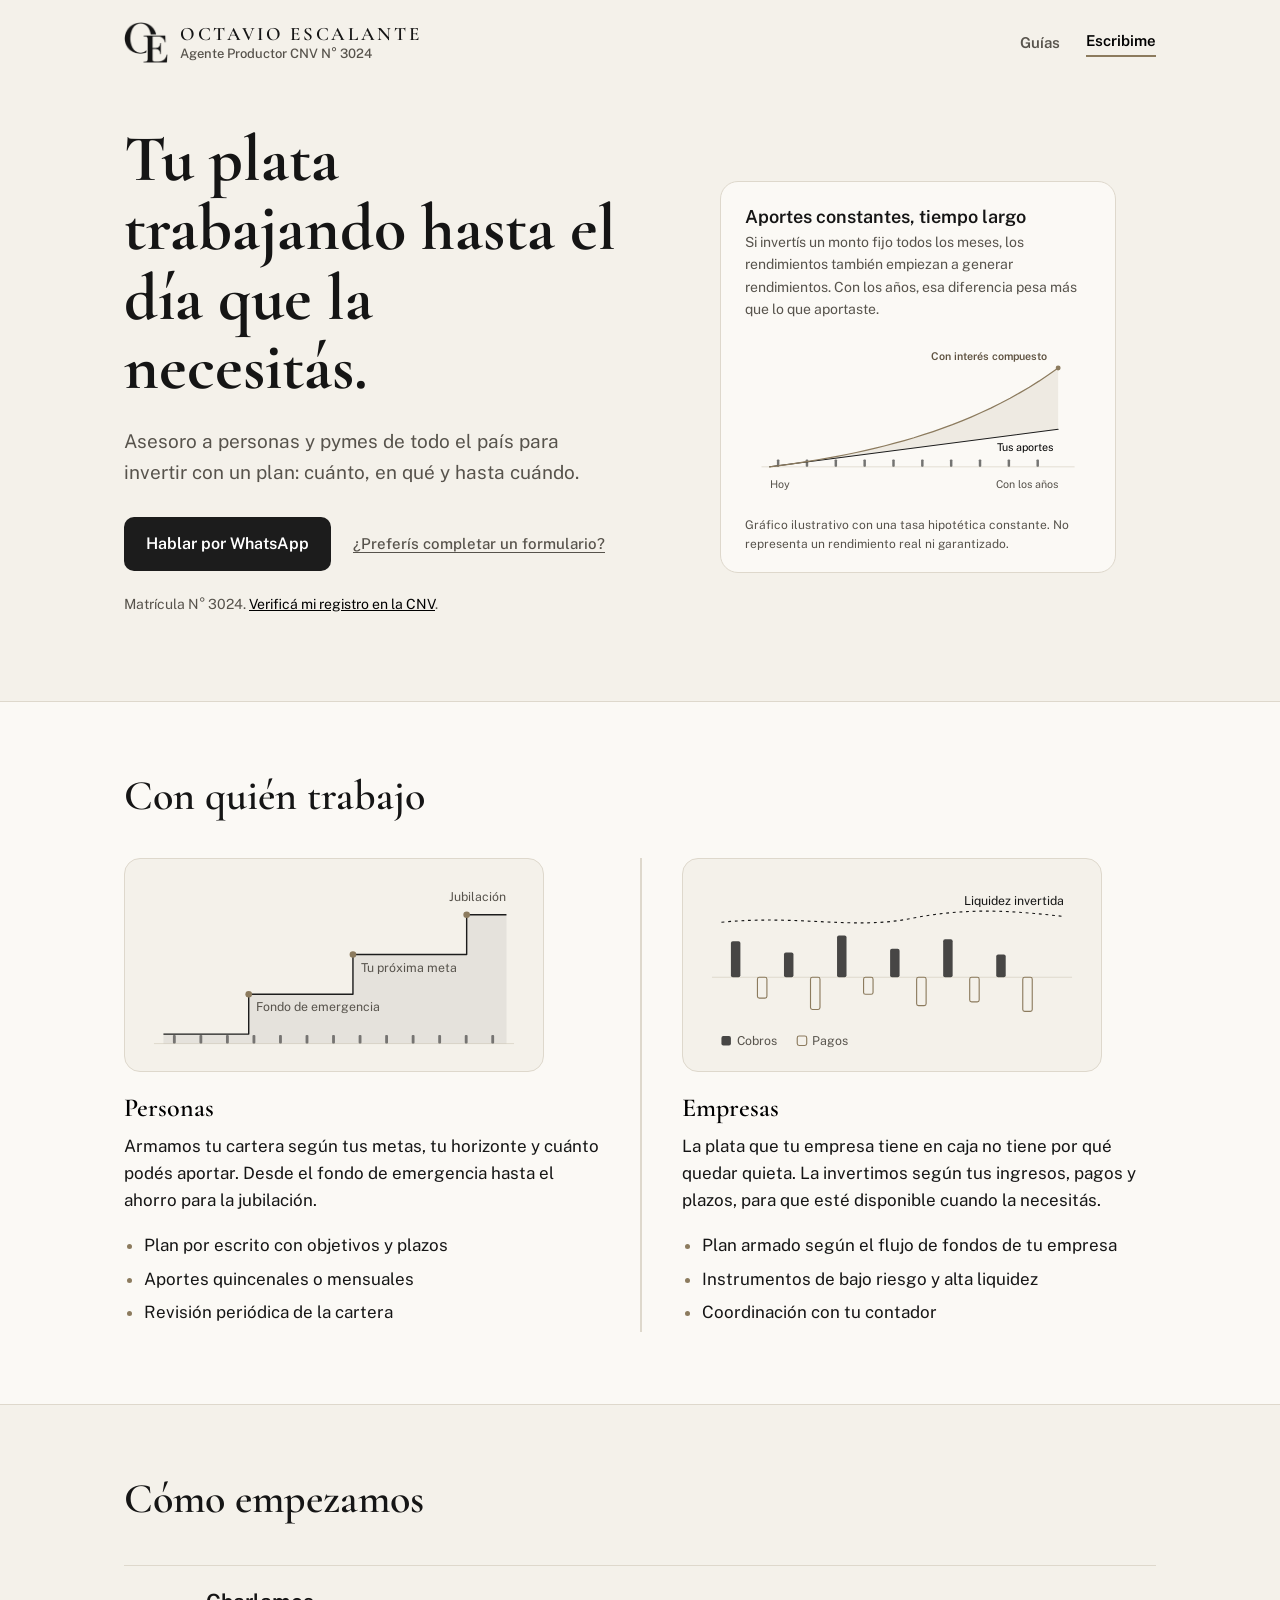
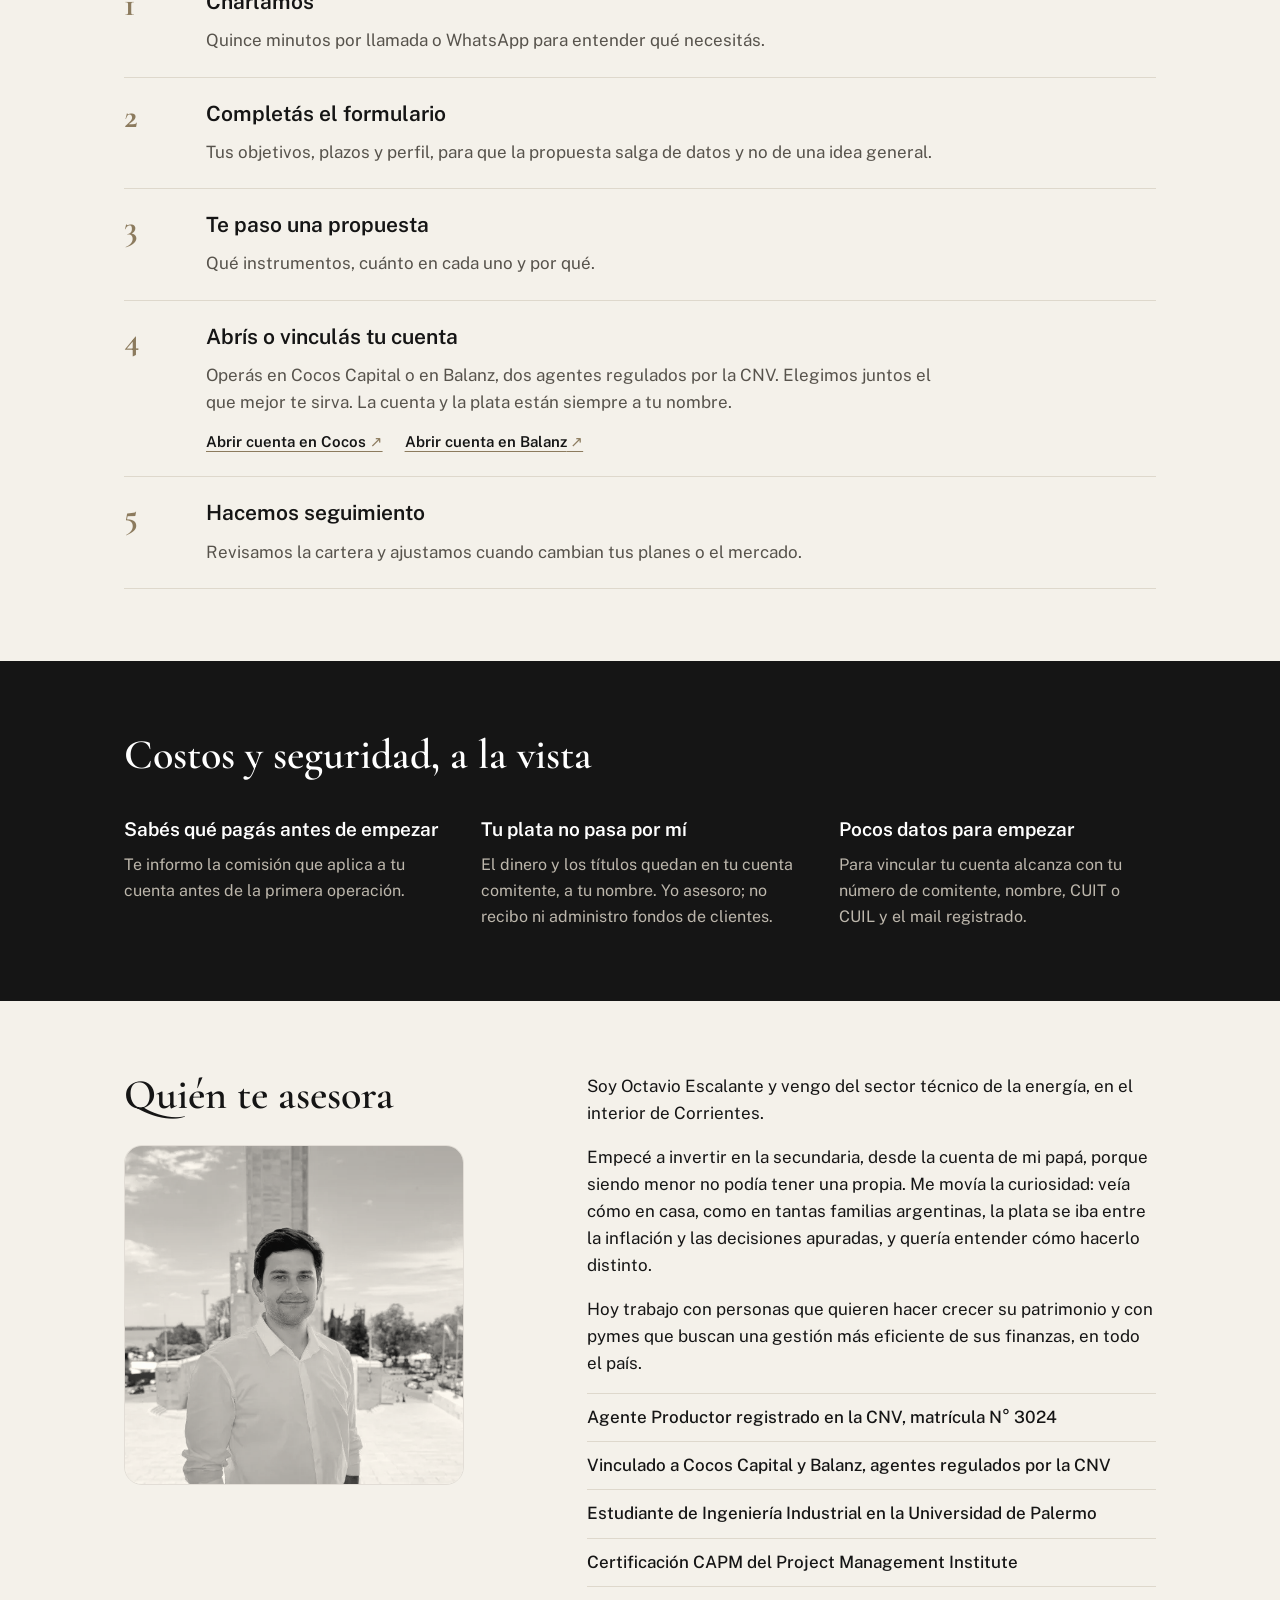
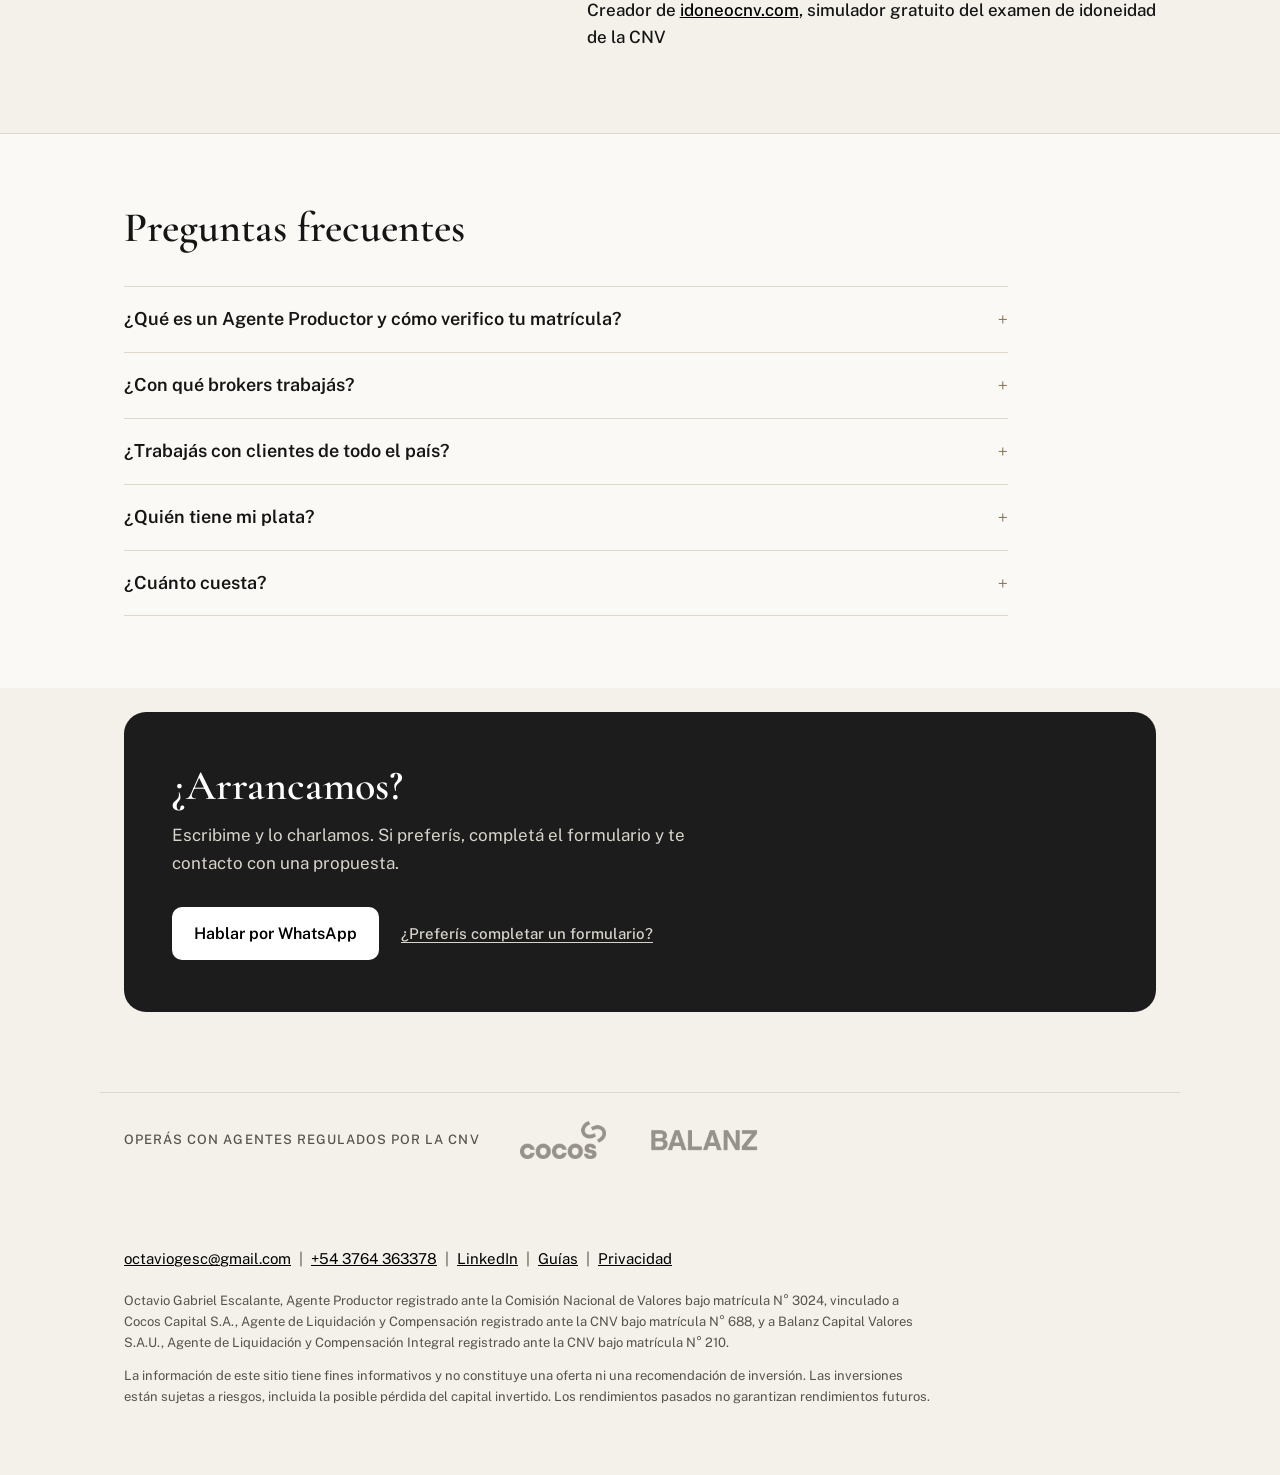
<file: index.html>
<!doctype html>
<html lang="es-AR">
<head>
<meta charset="utf-8">
<meta name="viewport" content="width=device-width, initial-scale=1">
<title>Octavio Escalante | Asesoramiento de inversiones para personas y pymes</title>
<meta name="description" content="Asesoramiento de inversiones para personas y pymes de todo el país, con base en Corrientes y Misiones. Agente Productor CNV N° 3024. Operás en Cocos Capital o Balanz, siempre a tu nombre.">
<link rel="canonical" href="https://octavioescalante.com/">
<meta name="robots" content="index,follow">
<meta property="og:type" content="website">
<meta property="og:locale" content="es_AR">
<meta property="og:url" content="https://octavioescalante.com/">
<meta property="og:site_name" content="Octavio Escalante">
<meta property="og:title" content="Octavio Escalante | Asesoramiento de inversiones para personas y pymes">
<meta property="og:description" content="Invertí con un plan: cuánto, en qué y hasta cuándo. Agente Productor CNV N° 3024. Personas y pymes de todo el país.">
<meta property="og:image" content="https://octavioescalante.com/octavio-escalante.jpg">
<meta property="og:image:width" content="560">
<meta property="og:image:height" content="560">
<meta property="og:image:alt" content="Octavio Escalante, Agente Productor CNV">
<meta name="twitter:card" content="summary">
<script type="application/ld+json">
{
  "@context": "https://schema.org",
  "@graph": [
    {
      "@type": "Person",
      "@id": "https://octavioescalante.com/#octavio",
      "name": "Octavio Gabriel Escalante",
      "alternateName": "Octavio Escalante",
      "jobTitle": "Agente Productor CNV, matrícula N° 3024",
      "url": "https://octavioescalante.com/",
      "image": "https://octavioescalante.com/octavio-escalante.jpg",
      "email": "mailto:octaviogesc@gmail.com",
      "telephone": "+54 3764 363378",
      "sameAs": ["https://linkedin.com/in/octaviogescalante", "https://www.cnv.gov.ar/SitioWeb/RegistrosPublicos/DetallesRegistrosPublicos/106591?tipoEntidadId=2&tipoAgente=302"],
      "alumniOf": {"@type": "CollegeOrUniversity", "name": "Universidad de Palermo"},
      "hasCredential": [
        {"@type": "EducationalOccupationalCredential", "name": "Agente Productor registrado ante la Comisión Nacional de Valores, matrícula N° 3024", "url": "https://www.cnv.gov.ar/SitioWeb/RegistrosPublicos/DetallesRegistrosPublicos/106591?tipoEntidadId=2&tipoAgente=302", "recognizedBy": {"@type": "GovernmentOrganization", "name": "Comisión Nacional de Valores (CNV)", "url": "https://www.cnv.gov.ar"}},
        {"@type": "EducationalOccupationalCredential", "name": "Certified Associate in Project Management (CAPM)", "recognizedBy": {"@type": "Organization", "name": "Project Management Institute"}}
      ],
      "knowsAbout": ["Inversiones", "Mercado de capitales argentino", "Fondos comunes de inversión", "Gestión de tesorería para pymes", "Planificación financiera"]
    },
    {
      "@type": "FinancialService",
      "@id": "https://octavioescalante.com/#servicio",
      "name": "Octavio Escalante — Asesoramiento de inversiones",
      "url": "https://octavioescalante.com/",
      "image": "https://octavioescalante.com/octavio-escalante.jpg",
      "description": "Asesoramiento de inversiones para personas y pymes: carteras según metas y horizonte, e inversión de la liquidez de empresas según sus ingresos, pagos y plazos.",
      "founder": {"@id": "https://octavioescalante.com/#octavio"},
      "telephone": "+54 3764 363378",
      "email": "octaviogesc@gmail.com",
      "address": {"@type": "PostalAddress", "addressRegion": "Corrientes", "addressCountry": "AR"},
      "areaServed": [
        {"@type": "Country", "name": "Argentina"},
        {"@type": "State", "name": "Corrientes"},
        {"@type": "State", "name": "Misiones"}
      ]
    }
  ]
}
</script>
<link rel="icon" href="favicon.ico" sizes="any">
<link rel="icon" type="image/png" sizes="32x32" href="favicon-32.png">
<link rel="apple-touch-icon" href="apple-touch-icon.png">
<link rel="preconnect" href="https://fonts.googleapis.com">
<link rel="preconnect" href="https://fonts.gstatic.com" crossorigin>
<link href="https://fonts.googleapis.com/css2?family=Cormorant+Garamond:wght@500;600;700&family=Public+Sans:wght@400;500;600&display=swap" rel="stylesheet">
<style>
  :root{
    --mist:#F4F1EA;
    --paper:#FBF9F5;
    --ink:#151515;
    --ink-soft:#57534C;
    --river:#1C1C1C;
    --river-deep:#000000;
    --amber:#8C7B5E;
    --line:#DED8CC;
    --max:1080px;
  }
  *{box-sizing:border-box}
  html{scroll-behavior:smooth}
  @media (prefers-reduced-motion:reduce){html{scroll-behavior:auto}*{animation:none!important;transition:none!important}}
  body{margin:0;background:var(--mist);color:var(--ink);font-family:"Public Sans",system-ui,sans-serif;font-size:17px;line-height:1.6;-webkit-font-smoothing:antialiased}
  a{color:var(--river-deep)}
  a:focus-visible,.btn:focus-visible{outline:3px solid var(--amber);outline-offset:3px;border-radius:6px}
  .wrap{max-width:var(--max);margin:0 auto;padding:0 24px}
  h1,h2,h3{font-family:"Cormorant Garamond",Georgia,serif;font-weight:600;line-height:1.05;margin:0;letter-spacing:0}

  /* Header */
  header{padding:22px 0}
  header .wrap{display:flex;align-items:center;justify-content:space-between;gap:16px}
  .brand{display:flex;align-items:center;gap:12px;font-family:"Cormorant Garamond",Georgia,serif;font-weight:600;font-size:19px;text-transform:uppercase;letter-spacing:.14em;text-decoration:none;color:var(--ink);line-height:1.15}
  .brand-mark{display:block;width:44px;height:auto;flex-shrink:0}
  .brand small{display:block;margin-top:2px;text-transform:none;letter-spacing:0;font-family:"Public Sans",sans-serif;font-weight:500;font-size:13px;color:var(--ink-soft);letter-spacing:0}
  .head-nav{display:flex;align-items:center;gap:26px}
  .nav-link{font-weight:600;font-size:15px;text-decoration:none;color:var(--ink-soft)}
  .nav-link:hover{color:var(--river-deep)}
  .head-link{font-weight:600;font-size:15px;text-decoration:none;color:var(--river-deep);border-bottom:2px solid var(--amber);padding-bottom:2px}

  /* Buttons */
  .btn{display:inline-block;font-weight:600;font-size:16px;text-decoration:none;padding:14px 22px;border-radius:10px;transition:background .15s}
  .btn-primary{background:var(--river);color:#fff}
  .btn-primary:hover{background:var(--river-deep)}
  .btn-secondary{color:var(--river-deep);background:transparent;box-shadow:inset 0 0 0 2px var(--river)}
  .btn-secondary:hover{background:#EDE8DE}
  .steps .open-links{grid-column:2;display:flex;flex-wrap:wrap;gap:8px 22px;margin-top:6px}
  .open-links a{font-weight:600;font-size:15px;color:var(--ink);text-decoration:underline;text-decoration-color:var(--amber);text-underline-offset:4px}
  .open-links a::after{content:" \2197";font-weight:400;color:var(--amber)}
  .open-links a:hover{text-decoration-color:var(--ink)}
  .actions{display:flex;flex-wrap:wrap;align-items:center;gap:14px 22px;margin-top:30px}
  .form-link{font-size:15px;font-weight:500;color:var(--ink-soft);text-decoration:underline;text-underline-offset:3px}
  .form-link:hover{color:var(--river-deep)}
  .cta .form-link{color:#D9D4CA}
  .cta .form-link:hover{color:#fff}

  /* Hero */
  .hero{padding:40px 0 72px}
  .hero .wrap{display:grid;grid-template-columns:1.05fr 1fr;gap:56px;align-items:center}
  .hero h1{font-size:clamp(40px,6vw,66px);font-weight:700}
  .hero p.lead{font-size:19px;color:var(--ink-soft);max-width:34em;margin:24px 0 0}
  .verify{margin-top:22px;font-size:14px;color:var(--ink-soft)}

  .flow{background:var(--paper);border-radius:18px;padding:26px 24px 18px;border:1px solid var(--line)}
  .flow h2{font-size:18px;font-weight:600;font-family:"Public Sans",sans-serif;margin-bottom:4px}
  .flow p{margin:0;font-size:14px;color:var(--ink-soft)}
  .flow svg{display:block;width:100%;height:auto;margin-top:14px}
  .flow .note{font-size:12px;margin-top:8px}
  .curve{stroke-dasharray:640;stroke-dashoffset:640;animation:draw 1.8s .3s ease-out forwards}
  @keyframes draw{to{stroke-dashoffset:0}}

  /* Sections */
  section{padding:72px 0}
  section h2{font-size:clamp(30px,4vw,42px)}
  .sub{color:var(--ink-soft);max-width:38em;margin:14px 0 0}

  .who{background:var(--paper);border-top:1px solid var(--line);border-bottom:1px solid var(--line)}
  .who-grid{display:grid;grid-template-columns:1fr 1fr;margin-top:40px}
  .who-grid > div{padding:0 40px 0 0}
  .who-grid > div + div{padding:0 0 0 40px;border-left:2px solid var(--line)}
  .who-art{display:block;width:100%;max-width:420px;height:auto;margin:0 0 22px;background:var(--mist);border:1px solid var(--line);border-radius:16px;padding:14px 10px 8px}
  .who h3{font-size:26px;color:var(--river-deep)}
  .who p{margin:12px 0 0}
  .who ul{margin:18px 0 0;padding-left:20px}
  .who li{margin:6px 0}
  .who li::marker{color:var(--amber)}

  .steps{list-style:none;padding:0;margin:44px 0 0;counter-reset:s;display:grid;gap:0}
  .steps li{counter-increment:s;display:grid;grid-template-columns:64px 1fr;gap:8px 18px;padding:22px 0;border-top:1px solid var(--line)}
  .steps li:last-child{border-bottom:1px solid var(--line)}
  .steps li::before{grid-row:1 / span 2;content:counter(s);font-family:"Cormorant Garamond",Georgia,serif;font-weight:700;font-size:34px;color:var(--amber);line-height:1}
  .steps h3{font-size:21px;font-family:"Public Sans",sans-serif;font-weight:600;line-height:1.3}
  .steps p{margin:4px 0 0;color:var(--ink-soft);max-width:44em}

  .costs{background:var(--ink);color:#E9E5DD}
  .costs h2{color:#fff}
  .costs .cols{display:grid;grid-template-columns:repeat(3,1fr);gap:40px;margin-top:40px}
  .costs h3{font-size:19px;font-family:"Public Sans",sans-serif;font-weight:600;color:#fff;line-height:1.35}
  .costs p{margin:10px 0 0;color:#BDB7AC;font-size:16px}

  .about .wrap{display:grid;grid-template-columns:1fr 1.4fr;gap:56px;align-items:start}
  .about p{margin:0 0 16px;max-width:36em}
  .creds{list-style:none;padding:0;margin:8px 0 0}
  .creds li{padding:10px 0;border-top:1px solid var(--line);font-weight:500}
  .portrait{margin:28px 0 0;max-width:340px}
  .portrait img{display:block;width:100%;height:auto;aspect-ratio:1/1;object-fit:cover;border-radius:18px;border:1px solid var(--line)}
  .portrait img{filter:grayscale(1) sepia(.14) contrast(.92) brightness(1.03);transition:filter .9s ease}
  @media (hover:hover){.portrait:hover img{filter:none}}
  @media (hover:none){.portrait.in-view img{filter:none;transition-delay:.3s}}

  .faq{background:var(--paper);border-top:1px solid var(--line)}
  .faq-list{margin:36px 0 0;max-width:52em}
  .faq details{border-top:1px solid var(--line);padding:18px 0}
  .faq details:last-child{border-bottom:1px solid var(--line)}
  .faq summary{cursor:pointer;font-weight:600;font-size:18px;list-style:none;display:flex;justify-content:space-between;gap:16px}
  .faq summary::-webkit-details-marker{display:none}
  .faq summary::after{content:"+";color:var(--amber);font-family:"Cormorant Garamond",Georgia,serif;font-size:24px;line-height:1}
  .faq details[open] summary::after{content:"–"}
  .faq details p{margin:10px 0 0;color:var(--ink-soft)}

  .cta{text-align:left;padding-top:24px}
  .cta .box{background:var(--river);color:#fff;border-radius:22px;padding:52px 48px}
  .cta h2{color:#fff}
  .cta p{color:#D9D4CA;margin:14px 0 0;max-width:34em}
  .cta .btn-primary{background:#fff;color:var(--river-deep)}
  .cta .btn-primary:hover{background:#EFEBE3}
  .cta .btn-secondary{color:#fff;box-shadow:inset 0 0 0 2px rgba(255,255,255,.7)}
  .cta .btn-secondary:hover{background:rgba(255,255,255,.1)}


  .partners{padding:8px 0 40px}
  .partners .wrap{display:flex;flex-wrap:wrap;align-items:center;gap:14px 40px;border-top:1px solid var(--line);padding-top:28px}
  .partners p{margin:0;font-size:13px;font-weight:500;letter-spacing:.08em;text-transform:uppercase;color:var(--ink-soft)}
  .partner-logos{display:flex;gap:44px;align-items:center;flex-wrap:wrap}
  .partner-logos img{display:block;width:auto;opacity:.6;transition:opacity .2s}
  .partner-logos img:hover{opacity:.9}
  .partner-logos .cocos{height:38px}
  .partner-logos .balanz{height:22px}

  footer{padding:48px 0 56px;font-size:13px;color:var(--ink-soft)}
  footer p{margin:0 0 12px;max-width:62em}
  footer .contact{font-size:15px;margin-bottom:20px}

  @media (max-width:820px){
    body{font-size:16px}
    .wrap{padding:0 16px}
    .hero{padding:16px 0 56px}
    .hero .wrap,.about .wrap{grid-template-columns:1fr;gap:36px}
    .who-grid{grid-template-columns:1fr;gap:36px}
    .who-grid > div,.who-grid > div + div{padding:0;border-left:0}
    .who-grid > div + div{padding-top:36px;border-top:2px solid var(--line)}
    .costs .cols{grid-template-columns:1fr;gap:28px}
    .portrait{max-width:260px}
    section{padding:56px 0}
    .steps li{grid-template-columns:44px 1fr}
    .steps li::before{font-size:28px}
    .cta .box{padding:36px 24px}
    .btn{width:100%;text-align:center}
    .form-link{width:100%;text-align:center}
    .head-link{display:none}
  }
</style>
<!-- Google Analytics -->
<script async src="https://www.googletagmanager.com/gtag/js?id=G-X07MM6HFDY"></script>
<script>
  window.dataLayer = window.dataLayer || [];
  function gtag(){dataLayer.push(arguments);}
  gtag('js', new Date());
  gtag('config', 'G-X07MM6HFDY');
  document.addEventListener('click', function (e) {
    var a = e.target.closest && e.target.closest('a[href]');
    if (!a) return;
    var h = a.getAttribute('href') || '';
    var s = a.closest('section, header, footer, article'); var where = s ? (s.id || s.className.split(' ')[0] || s.tagName.toLowerCase()) : 'page';
    if (h.indexOf('wa.me') > -1) gtag('event', 'generate_lead', { method: 'whatsapp', link_location: where });
    else if (h.indexOf('forms.gle') > -1 || h.indexOf('docs.google.com/forms') > -1) gtag('event', 'generate_lead', { method: 'formulario', link_location: where });
    else if (h.indexOf('mailto:') === 0) gtag('event', 'generate_lead', { method: 'email', link_location: where });
    else if (h.indexOf('cocos-capital.onelink.me') > -1) gtag('event', 'abrir_cuenta', { broker: 'cocos', link_location: where });
    else if (h.indexOf('balanz.com/abrir-cuenta') > -1) gtag('event', 'abrir_cuenta', { broker: 'balanz', link_location: where });
    else if (h.indexOf('cnv.gov.ar') > -1) gtag('event', 'verificar_cnv', { link_location: where });
  });
</script>
</head>
<body>

<header>
  <div class="wrap">
    <a class="brand" href="/"><img class="brand-mark" src="/img/oe-logo.png" width="44" height="41" alt=""><span>Octavio Escalante<small>Agente Productor CNV N° 3024</small></span></a>
    <nav class="head-nav">
      <a class="nav-link" href="/guias/">Guías</a>
      <a class="head-link" href="https://wa.me/5493764363378" target="_blank" rel="noopener">Escribime</a>
    </nav>
  </div>
</header>

<main>
  <div class="hero">
    <div class="wrap">
      <div>
        <h1>Tu plata trabajando hasta el día que la necesitás.</h1>
        <p class="lead">Asesoro a personas y pymes de todo el país para invertir con un plan: cuánto, en qué y hasta cuándo.</p>
        <div class="actions">
          <a class="btn btn-primary" href="https://wa.me/5493764363378" target="_blank" rel="noopener">Hablar por WhatsApp</a>
          <a class="form-link" href="https://forms.gle/kkRbq388ewTKjBtk9" target="_blank" rel="noopener">¿Preferís completar un formulario?</a>
        </div>
        <p class="verify">Matrícula N° 3024. <a href="https://www.cnv.gov.ar/SitioWeb/RegistrosPublicos/DetallesRegistrosPublicos/106591?tipoEntidadId=2&amp;tipoAgente=302" target="_blank" rel="noopener">Verificá mi registro en la CNV</a>.</p>
      </div>

      <figure class="flow" aria-label="Ejemplo ilustrativo: aportes mensuales y el efecto del interés compuesto con el tiempo">
        <h2>Aportes constantes, tiempo largo</h2>
        <p>Si invertís un monto fijo todos los meses, los rendimientos también empiezan a generar rendimientos. Con los años, esa diferencia pesa más que lo que aportaste.</p>
        <svg viewBox="0 0 420 210" role="img" aria-hidden="true">
          <line x1="20" y1="160" x2="400" y2="160" stroke="#DED8CC" stroke-width="1"/>
          <path d="M30.0 160.0 L41.7 158.5 L53.3 156.9 L65.0 155.2 L76.7 153.4 L88.3 151.4 L100.0 149.4 L111.7 147.3 L123.3 145.0 L135.0 142.6 L146.7 140.0 L158.3 137.3 L170.0 134.4 L181.7 131.3 L193.3 128.1 L205.0 124.7 L216.7 121.0 L228.3 117.2 L240.0 113.1 L251.7 108.8 L263.3 104.2 L275.0 99.3 L286.7 94.1 L298.3 88.7 L310.0 82.9 L321.7 76.7 L333.3 70.2 L345.0 63.3 L356.7 56.0 L368.3 48.2 L380.0 40.0 L380.0 114.5 L30.0 160 Z" fill="#8C7B5E" opacity="0.12"/>
          <g fill="#1C1C1C" opacity="0.6"><rect x="38.7" y="151" width="3" height="9" rx="1"/><rect x="73.7" y="151" width="3" height="9" rx="1"/><rect x="108.7" y="151" width="3" height="9" rx="1"/><rect x="143.7" y="151" width="3" height="9" rx="1"/><rect x="178.7" y="151" width="3" height="9" rx="1"/><rect x="213.7" y="151" width="3" height="9" rx="1"/><rect x="248.7" y="151" width="3" height="9" rx="1"/><rect x="283.7" y="151" width="3" height="9" rx="1"/><rect x="318.7" y="151" width="3" height="9" rx="1"/><rect x="353.7" y="151" width="3" height="9" rx="1"/></g>
          <line x1="30" y1="160" x2="380" y2="114.5" stroke="#1C1C1C" stroke-width="1.25" stroke-linecap="round"/>
          <path class="curve" d="M30.0 160.0 L41.7 158.5 L53.3 156.9 L65.0 155.2 L76.7 153.4 L88.3 151.4 L100.0 149.4 L111.7 147.3 L123.3 145.0 L135.0 142.6 L146.7 140.0 L158.3 137.3 L170.0 134.4 L181.7 131.3 L193.3 128.1 L205.0 124.7 L216.7 121.0 L228.3 117.2 L240.0 113.1 L251.7 108.8 L263.3 104.2 L275.0 99.3 L286.7 94.1 L298.3 88.7 L310.0 82.9 L321.7 76.7 L333.3 70.2 L345.0 63.3 L356.7 56.0 L368.3 48.2 L380.0 40.0" fill="none" stroke="#8C7B5E" stroke-width="1.5" stroke-linecap="round" stroke-linejoin="round"/>
          <circle cx="380" cy="40" r="3" fill="#8C7B5E"/>
          <text x="366" y="30" text-anchor="end" font-family="Public Sans, sans-serif" font-size="13" font-weight="600" fill="#5E5240">Con interés compuesto</text>
          <text x="374" y="141" text-anchor="end" font-family="Public Sans, sans-serif" font-size="13" fill="#000000">Tus aportes</text>
          <text x="30" y="186" font-family="Public Sans, sans-serif" font-size="13" fill="#57534C">Hoy</text>
          <text x="380" y="186" text-anchor="end" font-family="Public Sans, sans-serif" font-size="13" fill="#57534C">Con los años</text>
        </svg>
        <p class="note">Gráfico ilustrativo con una tasa hipotética constante. No representa un rendimiento real ni garantizado.</p>
      </figure>
    </div>
  </div>

  <section class="who">
    <div class="wrap">
      <h2>Con quién trabajo</h2>
      <div class="who-grid">
        <div>
          <svg class="who-art" viewBox="0 0 420 200" role="img" aria-label="Ilustración: aportes periódicos que avanzan hacia metas, del fondo de emergencia a la jubilación">
            <line x1="20" y1="180" x2="400" y2="180" stroke="#DED8CC" stroke-width="1"/>
            <path d="M30 170 L120 170 L120 128 L230 128 L230 86 L350 86 L350 44 L392 44 L392 180 L30 180 Z" fill="#1C1C1C" opacity="0.07"/>
            <g fill="#1C1C1C" opacity="0.55"><rect x="40" y="171" width="3" height="9" rx="1"/><rect x="68" y="171" width="3" height="9" rx="1"/><rect x="96" y="171" width="3" height="9" rx="1"/><rect x="124" y="171" width="3" height="9" rx="1"/><rect x="152" y="171" width="3" height="9" rx="1"/><rect x="180" y="171" width="3" height="9" rx="1"/><rect x="208" y="171" width="3" height="9" rx="1"/><rect x="236" y="171" width="3" height="9" rx="1"/><rect x="264" y="171" width="3" height="9" rx="1"/><rect x="292" y="171" width="3" height="9" rx="1"/><rect x="320" y="171" width="3" height="9" rx="1"/><rect x="348" y="171" width="3" height="9" rx="1"/><rect x="376" y="171" width="3" height="9" rx="1"/></g>
            <path d="M30 170 L120 170 L120 128 L230 128 L230 86 L350 86 L350 44 L392 44" fill="none" stroke="#1C1C1C" stroke-width="1.5" stroke-linejoin="round"/>
            <circle cx="120" cy="128" r="3.5" fill="#8C7B5E"/><text x="128" y="146" font-family="Public Sans, sans-serif" font-size="13" fill="#57534C">Fondo de emergencia</text><circle cx="230" cy="86" r="3.5" fill="#8C7B5E"/><text x="238" y="104" font-family="Public Sans, sans-serif" font-size="13" fill="#57534C">Tu próxima meta</text><circle cx="350" cy="44" r="3.5" fill="#8C7B5E"/><text x="392" y="30" text-anchor="end" font-family="Public Sans, sans-serif" font-size="13" fill="#57534C">Jubilación</text>
          </svg>
          <h3>Personas</h3>
          <p>Armamos tu cartera según tus metas, tu horizonte y cuánto podés aportar. Desde el fondo de emergencia hasta el ahorro para la jubilación.</p>
          <ul>
            <li>Plan por escrito con objetivos y plazos</li>
            <li>Aportes quincenales o mensuales</li>
            <li>Revisión periódica de la cartera</li>
          </ul>
        </div>
        <div>
          <svg class="who-art" viewBox="0 0 420 200" role="img" aria-label="Ilustración: cobros y pagos de una empresa durante el mes, con la liquidez invertida mientras tanto">
            <line x1="20" y1="110" x2="400" y2="110" stroke="#DED8CC" stroke-width="1"/>
            <rect x="40" y="72" width="10" height="38" rx="2" fill="#1C1C1C" opacity="0.8"/><rect x="96" y="84" width="10" height="26" rx="2" fill="#1C1C1C" opacity="0.8"/><rect x="152" y="66" width="10" height="44" rx="2" fill="#1C1C1C" opacity="0.8"/><rect x="208" y="80" width="10" height="30" rx="2" fill="#1C1C1C" opacity="0.8"/><rect x="264" y="70" width="10" height="40" rx="2" fill="#1C1C1C" opacity="0.8"/><rect x="320" y="86" width="10" height="24" rx="2" fill="#1C1C1C" opacity="0.8"/><rect x="68" y="110" width="10" height="22" rx="2" fill="none" stroke="#8C7B5E" stroke-width="1.2"/><rect x="124" y="110" width="10" height="34" rx="2" fill="none" stroke="#8C7B5E" stroke-width="1.2"/><rect x="180" y="110" width="10" height="18" rx="2" fill="none" stroke="#8C7B5E" stroke-width="1.2"/><rect x="236" y="110" width="10" height="30" rx="2" fill="none" stroke="#8C7B5E" stroke-width="1.2"/><rect x="292" y="110" width="10" height="26" rx="2" fill="none" stroke="#8C7B5E" stroke-width="1.2"/><rect x="348" y="110" width="10" height="36" rx="2" fill="none" stroke="#8C7B5E" stroke-width="1.2"/>
            <path d="M30 52 C 110 44, 170 60, 230 48 S 340 40, 392 46" fill="none" stroke="#151515" stroke-width="1.2" stroke-dasharray="3 4"/>
            <text x="392" y="34" text-anchor="end" font-family="Public Sans, sans-serif" font-size="13" fill="#151515">Liquidez invertida</text>
            <rect x="30" y="172" width="10" height="10" rx="2" fill="#1C1C1C" opacity="0.8"/><text x="46" y="181" font-family="Public Sans, sans-serif" font-size="13" fill="#57534C">Cobros</text>
            <rect x="110" y="172" width="10" height="10" rx="2" fill="none" stroke="#8C7B5E" stroke-width="1.2"/><text x="126" y="181" font-family="Public Sans, sans-serif" font-size="13" fill="#57534C">Pagos</text>
          </svg>
          <h3>Empresas</h3>
          <p>La plata que tu empresa tiene en caja no tiene por qué quedar quieta. La invertimos según tus ingresos, pagos y plazos, para que esté disponible cuando la necesitás.</p>
          <ul>
            <li>Plan armado según el flujo de fondos de tu empresa</li>
            <li>Instrumentos de bajo riesgo y alta liquidez</li>
            <li>Coordinación con tu contador</li>
          </ul>
        </div>
      </div>
    </div>
  </section>

  <section>
    <div class="wrap">
      <h2>Cómo empezamos</h2>
      <ol class="steps">
        <li><h3>Charlamos</h3><p>Quince minutos por llamada o WhatsApp para entender qué necesitás.</p></li>
        <li><h3>Completás el formulario</h3><p>Tus objetivos, plazos y perfil, para que la propuesta salga de datos y no de una idea general.</p></li>
        <li><h3>Te paso una propuesta</h3><p>Qué instrumentos, cuánto en cada uno y por qué.</p></li>
        <li><h3>Abrís o vinculás tu cuenta</h3><p>Operás en Cocos Capital o en Balanz, dos agentes regulados por la CNV. Elegimos juntos el que mejor te sirva. La cuenta y la plata están siempre a tu nombre.</p><p class="open-links"><a href="https://cocos-capital.onelink.me/8LJp/gfnbm0zn" target="_blank" rel="noopener">Abrir cuenta en Cocos</a><a href="https://balanz.com/abrir-cuenta-2.aspx" target="_blank" rel="noopener">Abrir cuenta en Balanz</a></p></li>
        <li><h3>Hacemos seguimiento</h3><p>Revisamos la cartera y ajustamos cuando cambian tus planes o el mercado.</p></li>
      </ol>
    </div>
  </section>

  <section class="costs">
    <div class="wrap">
      <h2>Costos y seguridad, a la vista</h2>
      <div class="cols">
        <div>
          <h3>Sabés qué pagás antes de empezar</h3>
          <p>Te informo la comisión que aplica a tu cuenta antes de la primera operación.</p>
        </div>
        <div>
          <h3>Tu plata no pasa por mí</h3>
          <p>El dinero y los títulos quedan en tu cuenta comitente, a tu nombre. Yo asesoro; no recibo ni administro fondos de clientes.</p>
        </div>
        <div>
          <h3>Pocos datos para empezar</h3>
          <p>Para vincular tu cuenta alcanza con tu número de comitente, nombre, CUIT o CUIL y el mail registrado.</p>
        </div>
      </div>
    </div>
  </section>

  <section class="about">
    <div class="wrap">
      <div>
        <h2>Quién te asesora</h2>
        <figure class="portrait">
          <img src="octavio-escalante.webp" width="560" height="560" alt="Octavio Escalante, Agente Productor CNV" loading="lazy" decoding="async" onerror="this.onerror=null;this.src='octavio-escalante.jpg'">
        </figure>
      </div>
      <div>
        <p>Soy Octavio Escalante y vengo del sector técnico de la energía, en el interior de Corrientes.</p>
        <p>Empecé a invertir en la secundaria, desde la cuenta de mi papá, porque siendo menor no podía tener una propia. Me movía la curiosidad: veía cómo en casa, como en tantas familias argentinas, la plata se iba entre la inflación y las decisiones apuradas, y quería entender cómo hacerlo distinto.</p>
        <p>Hoy trabajo con personas que quieren hacer crecer su patrimonio y con pymes que buscan una gestión más eficiente de sus finanzas, en todo el país.</p>
        <ul class="creds">
          <li>Agente Productor registrado en la CNV, matrícula N° 3024</li>
          <li>Vinculado a Cocos Capital y Balanz, agentes regulados por la CNV</li>
          <li>Estudiante de Ingeniería Industrial en la Universidad de Palermo</li>
          <li>Certificación CAPM del Project Management Institute</li>
          <li>Creador de <a href="https://idoneocnv.com" target="_blank" rel="noopener">idoneocnv.com</a>, simulador gratuito del examen de idoneidad de la CNV</li>
        </ul>
      </div>
    </div>
  </section>

  <section class="faq" id="preguntas">
    <div class="wrap">
      <h2>Preguntas frecuentes</h2>
      <div class="faq-list">
        <details>
          <summary>¿Qué es un Agente Productor y cómo verifico tu matrícula?</summary>
          <p>Un Agente Productor es una persona registrada ante la Comisión Nacional de Valores (CNV) para acercar clientes a un agente de liquidación y compensación y acompañarlos en sus inversiones. Mi matrícula es la N° 3024 y la podés verificar en los <a href="https://www.cnv.gov.ar/SitioWeb/RegistrosPublicos/DetallesRegistrosPublicos/106591?tipoEntidadId=2&amp;tipoAgente=302" target="_blank" rel="noopener">registros públicos de la CNV</a>.</p>
        </details>
        <details>
          <summary>¿Con qué brokers trabajás?</summary>
          <p>Con Cocos Capital S.A. (ALyC, matrícula CNV N° 688) y Balanz Capital Valores S.A.U. (ALyC Integral, matrícula CNV N° 210). Abrís la cuenta a tu nombre en el que mejor se adapte a lo que necesitás, o vinculamos una que ya tengas.</p>
        </details>
        <details>
          <summary>¿Trabajás con clientes de todo el país?</summary>
          <p>Sí. Todo se hace a distancia, por WhatsApp, llamada o videollamada, y la cuenta se abre online.</p>
        </details>
        <details>
          <summary>¿Quién tiene mi plata?</summary>
          <p>Vos. El dinero y los títulos quedan en tu cuenta comitente, a tu nombre, en un agente regulado por la CNV. Yo no recibo ni administro fondos de clientes.</p>
        </details>
        <details>
          <summary>¿Cuánto cuesta?</summary>
          <p>Antes de la primera operación te informo la comisión que aplica a tu cuenta, según el broker y el tipo de cuenta. Sin costos ocultos.</p>
        </details>
      </div>
    </div>
  </section>
  <script type="application/ld+json">
  {
    "@context": "https://schema.org",
    "@type": "FAQPage",
    "mainEntity": [
      {"@type": "Question", "name": "¿Qué es un Agente Productor y cómo verifico tu matrícula?", "acceptedAnswer": {"@type": "Answer", "text": "Un Agente Productor es una persona registrada ante la Comisión Nacional de Valores (CNV) para acercar clientes a un agente de liquidación y compensación y acompañarlos en sus inversiones. Octavio Escalante tiene la matrícula N° 3024, verificable en los registros públicos de la CNV."}},
      {"@type": "Question", "name": "¿Con qué brokers trabajás?", "acceptedAnswer": {"@type": "Answer", "text": "Con Cocos Capital S.A. (ALyC, matrícula CNV N° 688) y Balanz Capital Valores S.A.U. (ALyC Integral, matrícula CNV N° 210). La cuenta se abre a nombre del cliente en el que mejor se adapte, o se vincula una existente."}},
      {"@type": "Question", "name": "¿Trabajás con clientes de todo el país?", "acceptedAnswer": {"@type": "Answer", "text": "Sí. Todo se hace a distancia, por WhatsApp, llamada o videollamada, y la cuenta se abre online."}},
      {"@type": "Question", "name": "¿Quién tiene mi plata?", "acceptedAnswer": {"@type": "Answer", "text": "El cliente. El dinero y los títulos quedan en su cuenta comitente, a su nombre, en un agente regulado por la CNV. El asesor no recibe ni administra fondos de clientes."}},
      {"@type": "Question", "name": "¿Cuánto cuesta?", "acceptedAnswer": {"@type": "Answer", "text": "Antes de la primera operación se informa la comisión que aplica a la cuenta, según el broker y el tipo de cuenta. Sin costos ocultos."}}
    ]
  }
  </script>

  <section class="cta">
    <div class="wrap">
      <div class="box">
        <h2>¿Arrancamos?</h2>
        <p>Escribime y lo charlamos. Si preferís, completá el formulario y te contacto con una propuesta.</p>
        <div class="actions">
          <a class="btn btn-primary" href="https://wa.me/5493764363378" target="_blank" rel="noopener">Hablar por WhatsApp</a>
          <a class="form-link" href="https://forms.gle/kkRbq388ewTKjBtk9" target="_blank" rel="noopener">¿Preferís completar un formulario?</a>
        </div>
      </div>
    </div>
  </section>
</main>

<section class="partners" aria-label="Agentes con los que operás">
  <div class="wrap">
    <p>Operás con agentes regulados por la CNV</p>
    <div class="partner-logos">
      <img class="cocos" src="/img/cocos.png" width="86" height="38" alt="Cocos Capital">
      <img class="balanz" src="/img/balanz.png" width="108" height="22" alt="Balanz">
    </div>
  </div>
</section>

<footer>
  <div class="wrap">
    <p class="contact"><a href="mailto:octaviogesc@gmail.com">octaviogesc@gmail.com</a> &nbsp;|&nbsp; <a href="https://wa.me/5493764363378" target="_blank" rel="noopener">+54 3764 363378</a> &nbsp;|&nbsp; <a href="https://linkedin.com/in/octaviogescalante" target="_blank" rel="noopener">LinkedIn</a> &nbsp;|&nbsp; <a href="/guias/">Guías</a> &nbsp;|&nbsp; <a href="/privacidad/">Privacidad</a></p>
    <p>Octavio Gabriel Escalante, Agente Productor registrado ante la Comisión Nacional de Valores bajo matrícula N° 3024, vinculado a Cocos Capital S.A., Agente de Liquidación y Compensación registrado ante la CNV bajo matrícula N° 688, y a Balanz Capital Valores S.A.U., Agente de Liquidación y Compensación Integral registrado ante la CNV bajo matrícula N° 210.</p>
    <p>La información de este sitio tiene fines informativos y no constituye una oferta ni una recomendación de inversión. Las inversiones están sujetas a riesgos, incluida la posible pérdida del capital invertido. Los rendimientos pasados no garantizan rendimientos futuros.</p>
  </div>
</footer>

<script>
  (function(){
    var f=document.querySelector('.portrait');
    if(!f||!('IntersectionObserver' in window)||!matchMedia('(hover:none)').matches)return;
    new IntersectionObserver(function(es,o){es.forEach(function(e){if(e.isIntersecting){f.classList.add('in-view');o.disconnect();}});},{threshold:.6}).observe(f);
  })();
</script>
</body>
</html>
</file>
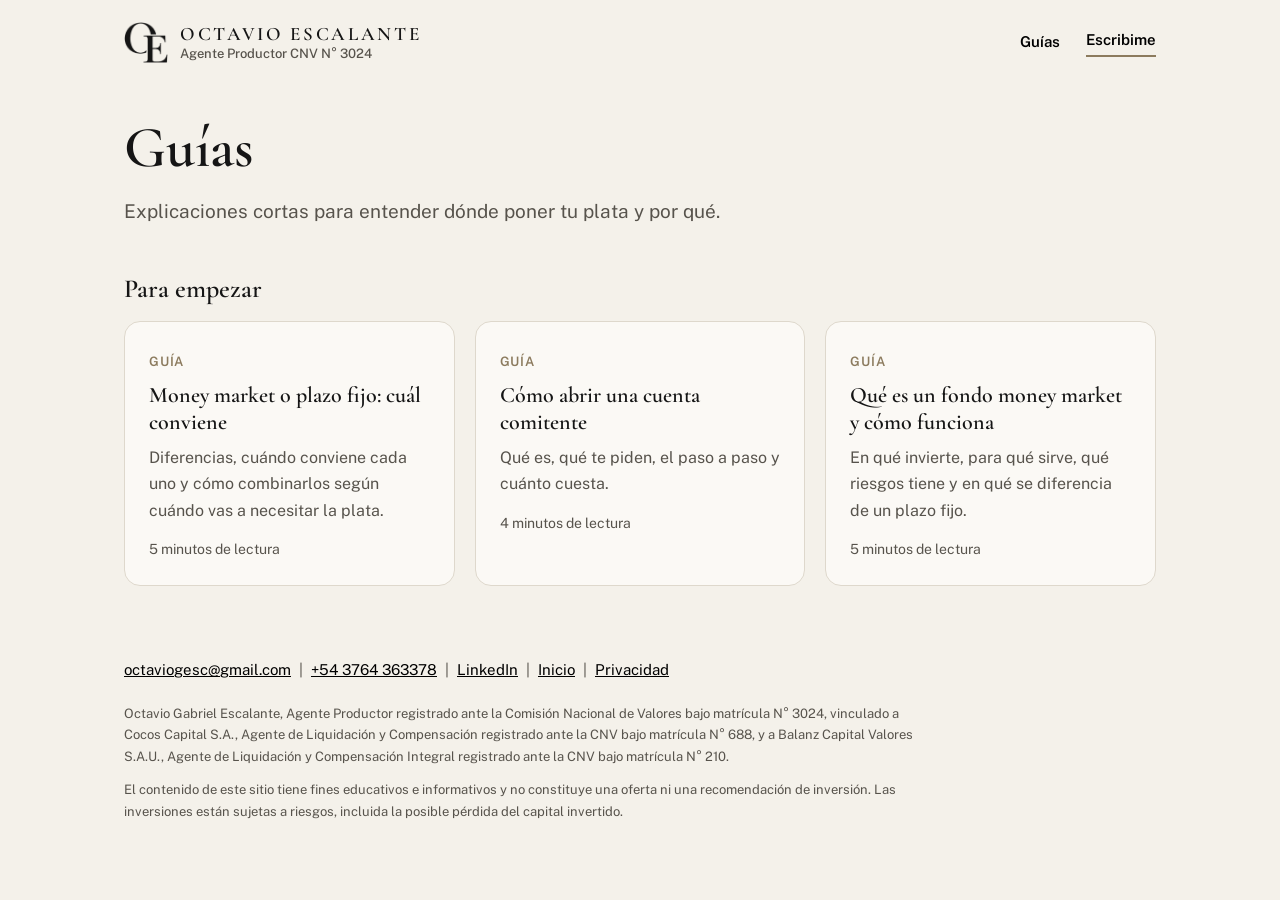
<file: guias/index.html>
<!doctype html>
<html lang="es-AR">
<head>
<meta charset="utf-8">
<meta name="viewport" content="width=device-width, initial-scale=1">
<title>Guías de inversión simples | Octavio Escalante</title>
<meta name="description" content="Guías cortas y claras para invertir en Argentina: fondos comunes, cuentas comitentes, liquidez y más. Por Octavio Escalante, Agente Productor CNV N° 3024.">
<link rel="canonical" href="https://octavioescalante.com/guias/">
<meta property="og:type" content="website">
<meta property="og:locale" content="es_AR">
<meta property="og:url" content="https://octavioescalante.com/guias/">
<meta property="og:site_name" content="Octavio Escalante">
<meta property="og:title" content="Guías de inversión simples | Octavio Escalante">
<meta property="og:description" content="Guías cortas y claras para invertir en Argentina.">
<meta property="og:image" content="https://octavioescalante.com/octavio-escalante.jpg">
<meta name="twitter:card" content="summary">
<link rel="icon" href="/favicon.ico" sizes="any">
<link rel="icon" type="image/png" sizes="32x32" href="/favicon-32.png">
<link rel="apple-touch-icon" href="/apple-touch-icon.png">
<link rel="preconnect" href="https://fonts.googleapis.com">
<link rel="preconnect" href="https://fonts.gstatic.com" crossorigin>
<link href="https://fonts.googleapis.com/css2?family=Cormorant+Garamond:wght@500;600;700&family=Public+Sans:wght@400;500;600&display=swap" rel="stylesheet">
<link rel="stylesheet" href="/guias/guias.css">
<!-- Google Analytics -->
<script async src="https://www.googletagmanager.com/gtag/js?id=G-X07MM6HFDY"></script>
<script>
  window.dataLayer = window.dataLayer || [];
  function gtag(){dataLayer.push(arguments);}
  gtag('js', new Date());
  gtag('config', 'G-X07MM6HFDY');
  document.addEventListener('click', function (e) {
    var a = e.target.closest && e.target.closest('a[href]');
    if (!a) return;
    var h = a.getAttribute('href') || '';
    var s = a.closest('section, header, footer, article'); var where = s ? (s.id || s.className.split(' ')[0] || s.tagName.toLowerCase()) : 'page';
    if (h.indexOf('wa.me') > -1) gtag('event', 'generate_lead', { method: 'whatsapp', link_location: where });
    else if (h.indexOf('forms.gle') > -1 || h.indexOf('docs.google.com/forms') > -1) gtag('event', 'generate_lead', { method: 'formulario', link_location: where });
    else if (h.indexOf('mailto:') === 0) gtag('event', 'generate_lead', { method: 'email', link_location: where });
    else if (h.indexOf('cocos-capital.onelink.me') > -1) gtag('event', 'abrir_cuenta', { broker: 'cocos', link_location: where });
    else if (h.indexOf('balanz.com/abrir-cuenta') > -1) gtag('event', 'abrir_cuenta', { broker: 'balanz', link_location: where });
    else if (h.indexOf('cnv.gov.ar') > -1) gtag('event', 'verificar_cnv', { link_location: where });
  });
</script>
</head>
<body>

<header>
  <div class="wrap">
    <a class="brand" href="/"><img class="brand-mark" src="/img/oe-logo.png" width="44" height="41" alt=""><span>Octavio Escalante<small>Agente Productor CNV N° 3024</small></span></a>
    <nav class="head-nav">
      <a class="nav-link" href="/guias/" aria-current="page">Guías</a>
      <a class="head-link" href="https://wa.me/5493764363378" target="_blank" rel="noopener">Escribime</a>
    </nav>
  </div>
</header>

<main class="wrap">
  <div class="page-head">
    <h1>Guías</h1>
    <p>Explicaciones cortas para entender dónde poner tu plata y por qué.</p>
  </div>

  <!--
    Para sumar contenido, copiá una tarjeta <a class="card"> dentro del grupo que corresponda.
    Cuando haya videos o notas en medios, descomentá esos grupos.
  -->

  <section class="group" aria-labelledby="g-guias">
    <h2 id="g-guias">Para empezar</h2>
    <div class="cards">
      <a class="card" href="/guias/money-market-o-plazo-fijo/">
        <span class="tag">Guía</span>
        <h3>Money market o plazo fijo: cuál conviene</h3>
        <p>Diferencias, cuándo conviene cada uno y cómo combinarlos según cuándo vas a necesitar la plata.</p>
        <p class="meta">5 minutos de lectura</p>
      </a>
      <a class="card" href="/guias/como-abrir-una-cuenta-comitente/">
        <span class="tag">Guía</span>
        <h3>Cómo abrir una cuenta comitente</h3>
        <p>Qué es, qué te piden, el paso a paso y cuánto cuesta.</p>
        <p class="meta">4 minutos de lectura</p>
      </a>
      <a class="card" href="/guias/que-es-un-fondo-money-market/">
        <span class="tag">Guía</span>
        <h3>Qué es un fondo money market y cómo funciona</h3>
        <p>En qué invierte, para qué sirve, qué riesgos tiene y en qué se diferencia de un plazo fijo.</p>
        <p class="meta">5 minutos de lectura</p>
      </a>
    </div>
  </section>

  <!--
  <section class="group" aria-labelledby="g-videos">
    <h2 id="g-videos">Videos</h2>
    <div class="cards">
      <a class="card" href="https://www.youtube.com/watch?v=ID_DEL_VIDEO" target="_blank" rel="noopener">
        <span class="tag">Video</span>
        <h3>Título del video</h3>
        <p>Descripción corta.</p>
      </a>
    </div>
  </section>

  <section class="group" aria-labelledby="g-medios">
    <h2 id="g-medios">En medios</h2>
    <div class="cards">
      <a class="card" href="URL_DE_LA_NOTA" target="_blank" rel="noopener">
        <span class="tag">Nombre del medio</span>
        <h3>Título de la nota</h3>
        <p class="meta">Fecha</p>
      </a>
    </div>
  </section>
  -->
</main>

<footer>
  <div class="wrap">
    <p class="contact"><a href="mailto:octaviogesc@gmail.com">octaviogesc@gmail.com</a> &nbsp;|&nbsp; <a href="https://wa.me/5493764363378" target="_blank" rel="noopener">+54 3764 363378</a> &nbsp;|&nbsp; <a href="https://linkedin.com/in/octaviogescalante" target="_blank" rel="noopener">LinkedIn</a> &nbsp;|&nbsp; <a href="/">Inicio</a> &nbsp;|&nbsp; <a href="/privacidad/">Privacidad</a></p>
    <p>Octavio Gabriel Escalante, Agente Productor registrado ante la Comisión Nacional de Valores bajo matrícula N° 3024, vinculado a Cocos Capital S.A., Agente de Liquidación y Compensación registrado ante la CNV bajo matrícula N° 688, y a Balanz Capital Valores S.A.U., Agente de Liquidación y Compensación Integral registrado ante la CNV bajo matrícula N° 210.</p>
    <p>El contenido de este sitio tiene fines educativos e informativos y no constituye una oferta ni una recomendación de inversión. Las inversiones están sujetas a riesgos, incluida la posible pérdida del capital invertido.</p>
  </div>
</footer>

</body>
</html>
</file>
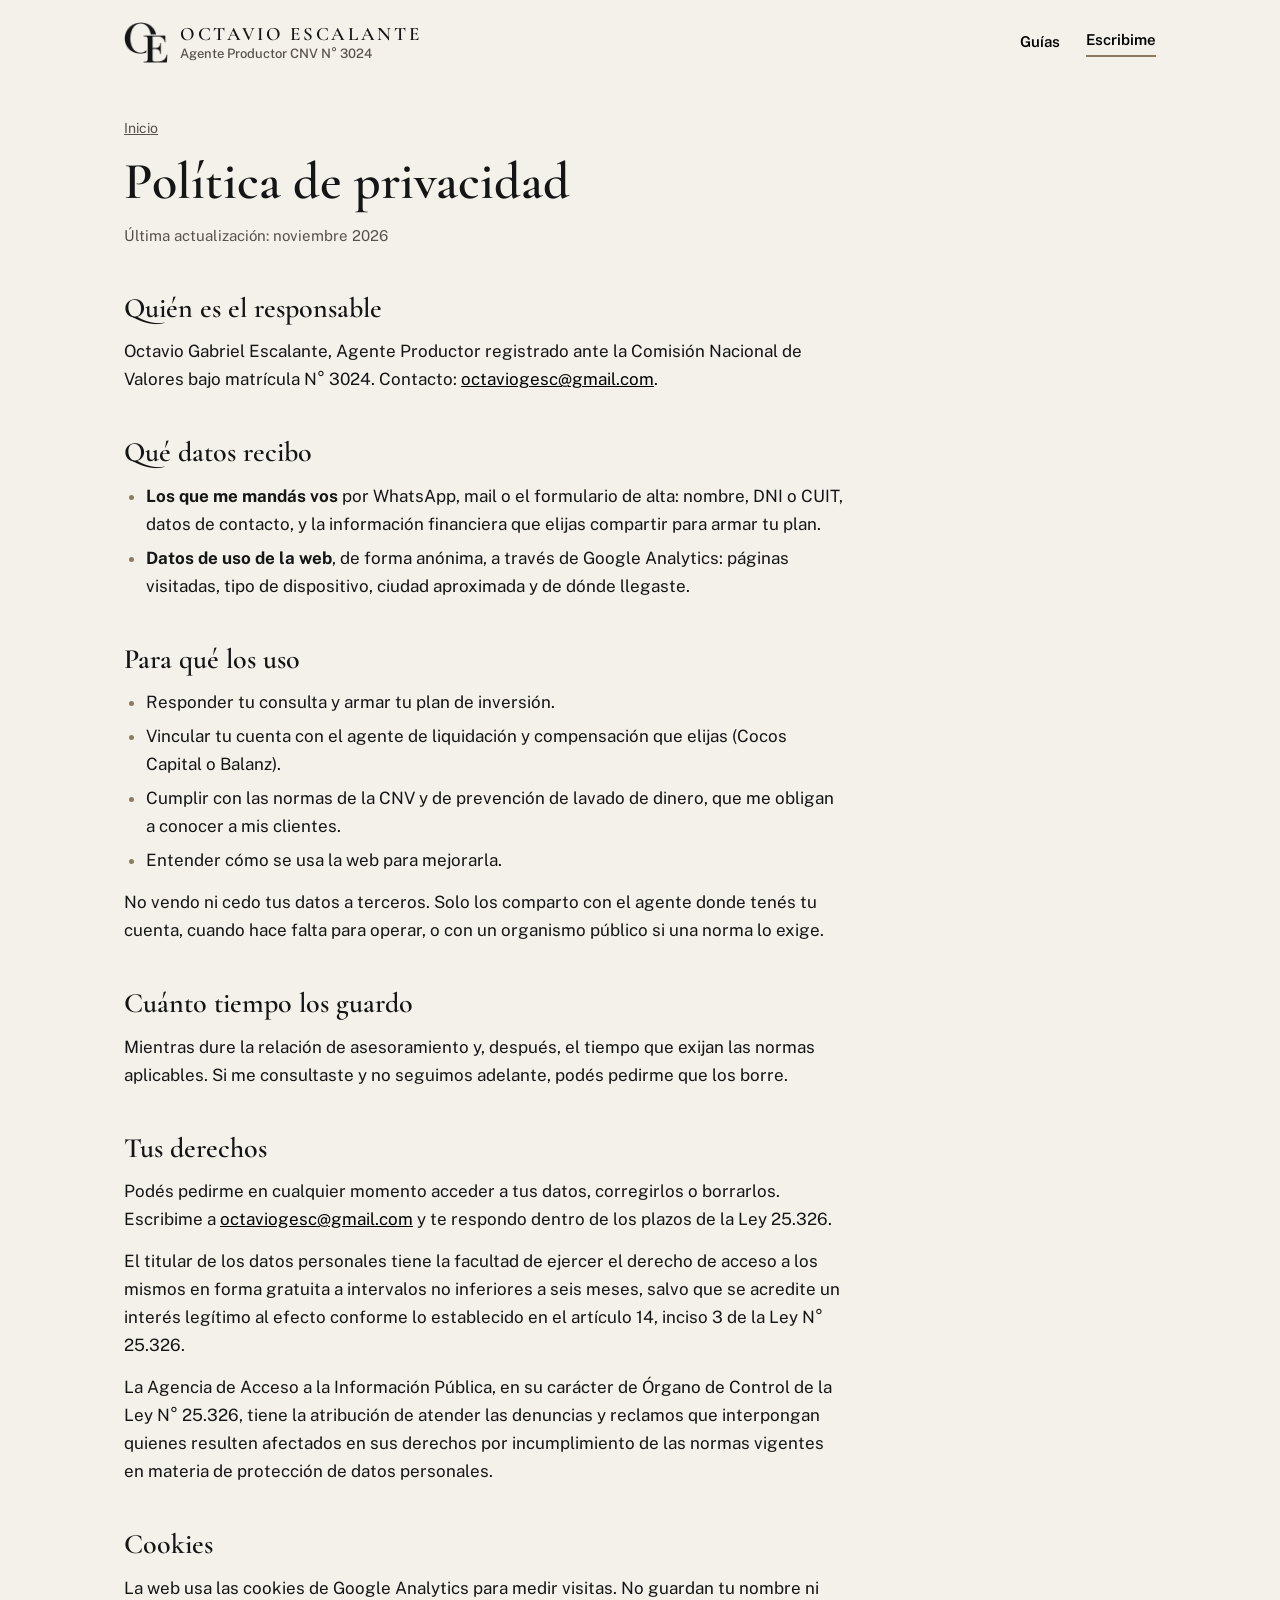
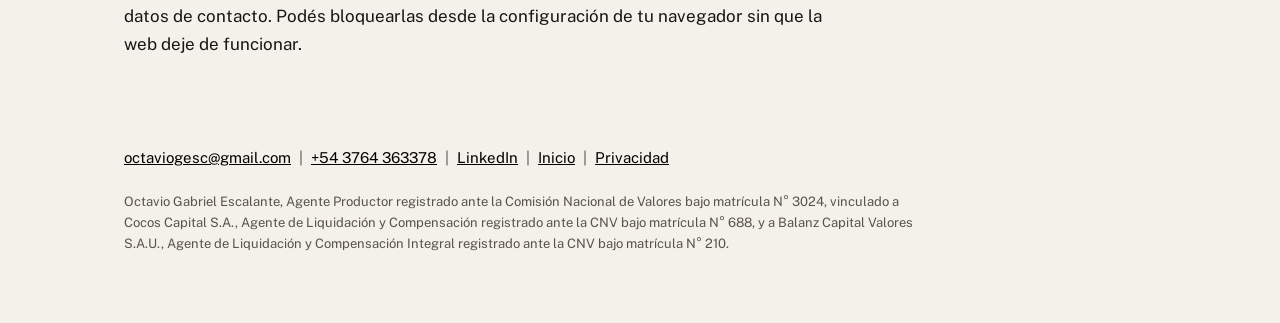
<file: privacidad/index.html>
<!doctype html>
<html lang="es-AR">
<head>
<meta charset="utf-8">
<meta name="viewport" content="width=device-width, initial-scale=1">
<title>Política de privacidad | Octavio Escalante</title>
<meta name="description" content="Qué datos personales recibo a través de esta web y del formulario de contacto, para qué los uso y cómo ejercer tus derechos.">
<link rel="canonical" href="https://octavioescalante.com/privacidad/">
<meta property="og:type" content="website">
<meta property="og:locale" content="es_AR">
<meta property="og:url" content="https://octavioescalante.com/privacidad/">
<meta property="og:site_name" content="Octavio Escalante">
<meta property="og:title" content="Política de privacidad">
<meta property="og:description" content="Qué datos recibo, para qué los uso y cómo ejercer tus derechos.">
<meta property="og:image" content="https://octavioescalante.com/octavio-escalante.jpg">
<meta name="twitter:card" content="summary">
<link rel="icon" href="/favicon.ico" sizes="any">
<link rel="icon" type="image/png" sizes="32x32" href="/favicon-32.png">
<link rel="apple-touch-icon" href="/apple-touch-icon.png">
<link rel="preconnect" href="https://fonts.googleapis.com">
<link rel="preconnect" href="https://fonts.gstatic.com" crossorigin>
<link href="https://fonts.googleapis.com/css2?family=Cormorant+Garamond:wght@500;600;700&family=Public+Sans:wght@400;500;600&display=swap" rel="stylesheet">
<link rel="stylesheet" href="/guias/guias.css">
<!-- Google Analytics -->
<script async src="https://www.googletagmanager.com/gtag/js?id=G-X07MM6HFDY"></script>
<script>
  window.dataLayer = window.dataLayer || [];
  function gtag(){dataLayer.push(arguments);}
  gtag('js', new Date());
  gtag('config', 'G-X07MM6HFDY');
  document.addEventListener('click', function (e) {
    var a = e.target.closest && e.target.closest('a[href]');
    if (!a) return;
    var h = a.getAttribute('href') || '';
    var s = a.closest('section, header, footer, article'); var where = s ? (s.id || s.className.split(' ')[0] || s.tagName.toLowerCase()) : 'page';
    if (h.indexOf('wa.me') > -1) gtag('event', 'generate_lead', { method: 'whatsapp', link_location: where });
    else if (h.indexOf('forms.gle') > -1 || h.indexOf('docs.google.com/forms') > -1) gtag('event', 'generate_lead', { method: 'formulario', link_location: where });
    else if (h.indexOf('mailto:') === 0) gtag('event', 'generate_lead', { method: 'email', link_location: where });
    else if (h.indexOf('cocos-capital.onelink.me') > -1) gtag('event', 'abrir_cuenta', { broker: 'cocos', link_location: where });
    else if (h.indexOf('balanz.com/abrir-cuenta') > -1) gtag('event', 'abrir_cuenta', { broker: 'balanz', link_location: where });
    else if (h.indexOf('cnv.gov.ar') > -1) gtag('event', 'verificar_cnv', { link_location: where });
  });
</script>
</head>
<body>

<header>
  <div class="wrap">
    <a class="brand" href="/"><img class="brand-mark" src="/img/oe-logo.png" width="44" height="41" alt=""><span>Octavio Escalante<small>Agente Productor CNV N° 3024</small></span></a>
    <nav class="head-nav">
      <a class="nav-link" href="/guias/" aria-current="page">Guías</a>
      <a class="head-link" href="https://wa.me/5493764363378" target="_blank" rel="noopener">Escribime</a>
    </nav>
  </div>
</header>

<main class="wrap">
  <article class="read">
    <p class="crumbs"><a href="/">Inicio</a></p>
    <h1>Política de privacidad</h1>
    <p class="meta">Última actualización: noviembre 2026</p>

    <h2>Quién es el responsable</h2>
    <p>Octavio Gabriel Escalante, Agente Productor registrado ante la Comisión Nacional de Valores bajo matrícula N° 3024. Contacto: <a href="mailto:octaviogesc@gmail.com">octaviogesc@gmail.com</a>.</p>

    <h2>Qué datos recibo</h2>
    <ul>
      <li><strong>Los que me mandás vos</strong> por WhatsApp, mail o el formulario de alta: nombre, DNI o CUIT, datos de contacto, y la información financiera que elijas compartir para armar tu plan.</li>
      <li><strong>Datos de uso de la web</strong>, de forma anónima, a través de Google Analytics: páginas visitadas, tipo de dispositivo, ciudad aproximada y de dónde llegaste.</li>
    </ul>

    <h2>Para qué los uso</h2>
    <ul>
      <li>Responder tu consulta y armar tu plan de inversión.</li>
      <li>Vincular tu cuenta con el agente de liquidación y compensación que elijas (Cocos Capital o Balanz).</li>
      <li>Cumplir con las normas de la CNV y de prevención de lavado de dinero, que me obligan a conocer a mis clientes.</li>
      <li>Entender cómo se usa la web para mejorarla.</li>
    </ul>
    <p>No vendo ni cedo tus datos a terceros. Solo los comparto con el agente donde tenés tu cuenta, cuando hace falta para operar, o con un organismo público si una norma lo exige.</p>

    <h2>Cuánto tiempo los guardo</h2>
    <p>Mientras dure la relación de asesoramiento y, después, el tiempo que exijan las normas aplicables. Si me consultaste y no seguimos adelante, podés pedirme que los borre.</p>

    <h2>Tus derechos</h2>
    <p>Podés pedirme en cualquier momento acceder a tus datos, corregirlos o borrarlos. Escribime a <a href="mailto:octaviogesc@gmail.com">octaviogesc@gmail.com</a> y te respondo dentro de los plazos de la Ley 25.326.</p>
    <p>El titular de los datos personales tiene la facultad de ejercer el derecho de acceso a los mismos en forma gratuita a intervalos no inferiores a seis meses, salvo que se acredite un interés legítimo al efecto conforme lo establecido en el artículo 14, inciso 3 de la Ley N° 25.326.</p>
    <p>La Agencia de Acceso a la Información Pública, en su carácter de Órgano de Control de la Ley N° 25.326, tiene la atribución de atender las denuncias y reclamos que interpongan quienes resulten afectados en sus derechos por incumplimiento de las normas vigentes en materia de protección de datos personales.</p>

    <h2>Cookies</h2>
    <p>La web usa las cookies de Google Analytics para medir visitas. No guardan tu nombre ni datos de contacto. Podés bloquearlas desde la configuración de tu navegador sin que la web deje de funcionar.</p>
  </article>
</main>

<footer>
  <div class="wrap">
    <p class="contact"><a href="mailto:octaviogesc@gmail.com">octaviogesc@gmail.com</a> &nbsp;|&nbsp; <a href="https://wa.me/5493764363378" target="_blank" rel="noopener">+54 3764 363378</a> &nbsp;|&nbsp; <a href="https://linkedin.com/in/octaviogescalante" target="_blank" rel="noopener">LinkedIn</a> &nbsp;|&nbsp; <a href="/">Inicio</a> &nbsp;|&nbsp; <a href="/privacidad/">Privacidad</a></p>
    <p>Octavio Gabriel Escalante, Agente Productor registrado ante la Comisión Nacional de Valores bajo matrícula N° 3024, vinculado a Cocos Capital S.A., Agente de Liquidación y Compensación registrado ante la CNV bajo matrícula N° 688, y a Balanz Capital Valores S.A.U., Agente de Liquidación y Compensación Integral registrado ante la CNV bajo matrícula N° 210.</p>
  </div>
</footer>

</body>
</html>
</file>
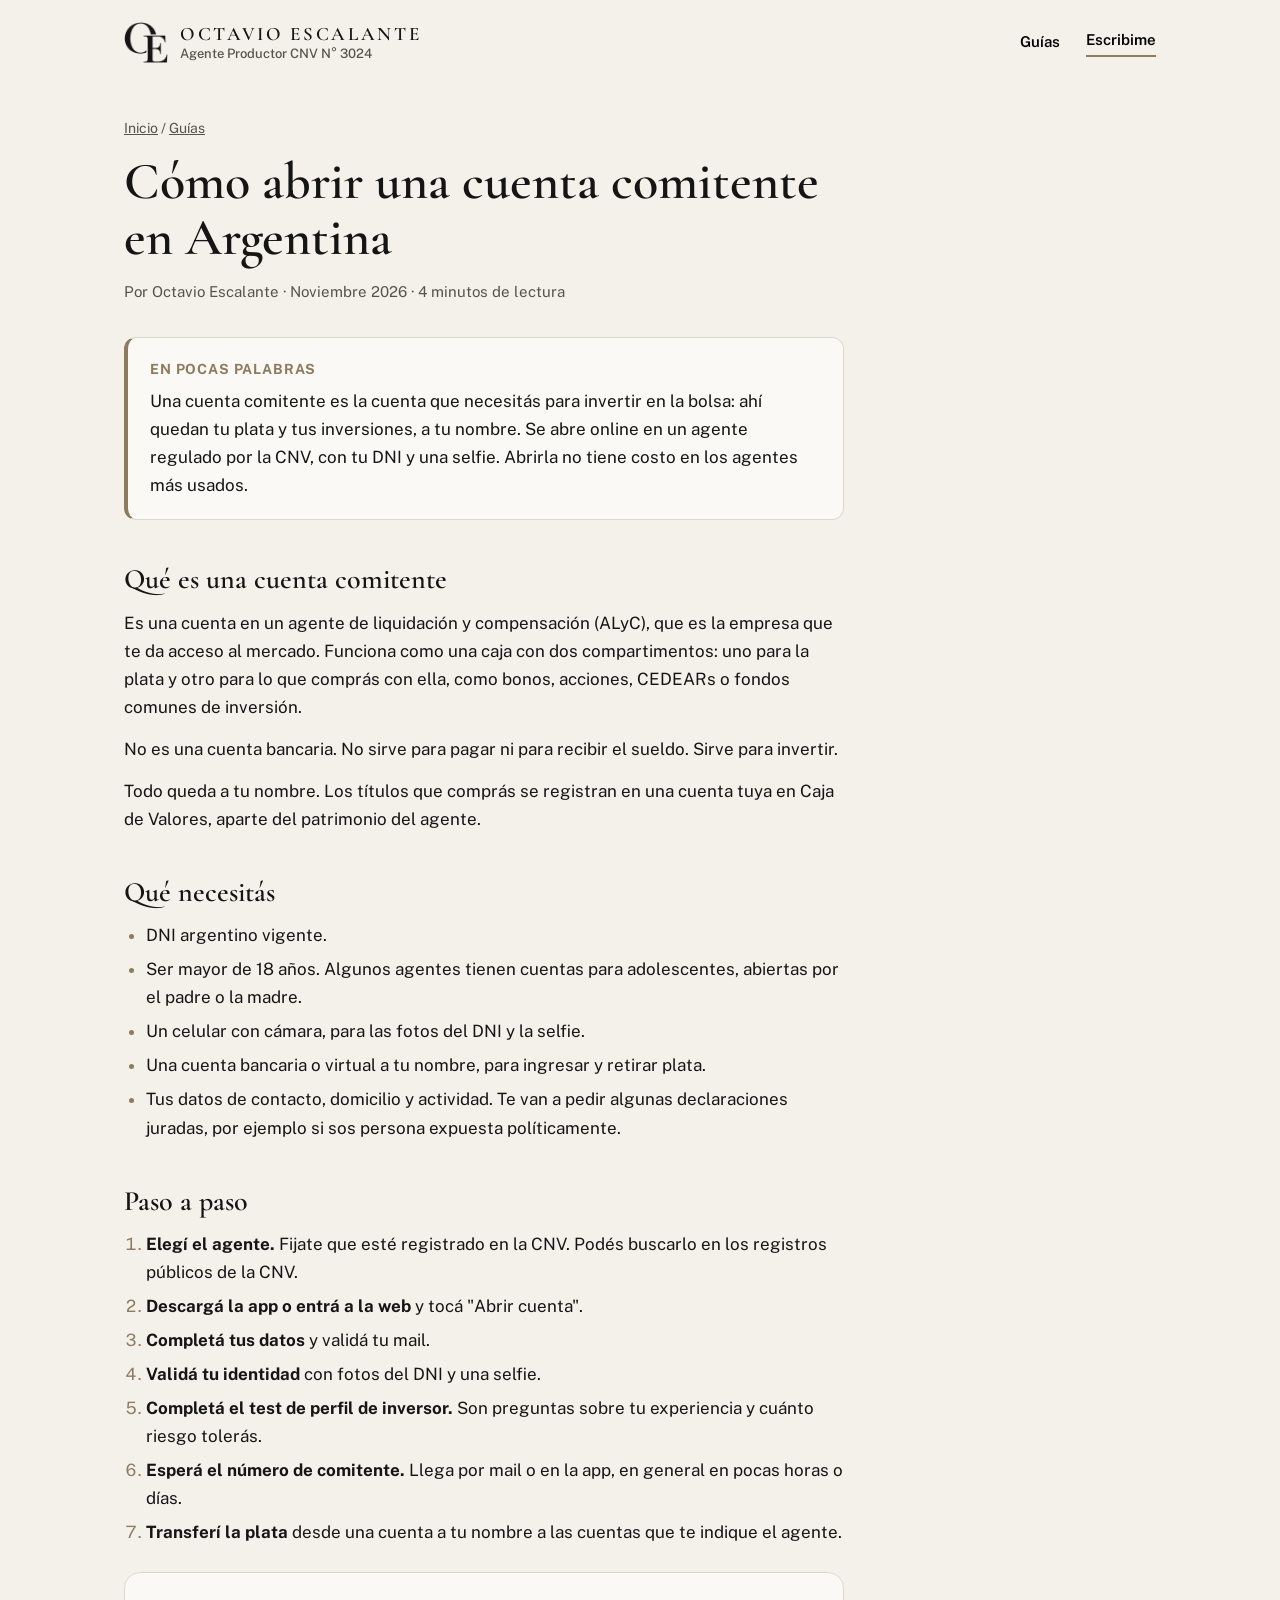
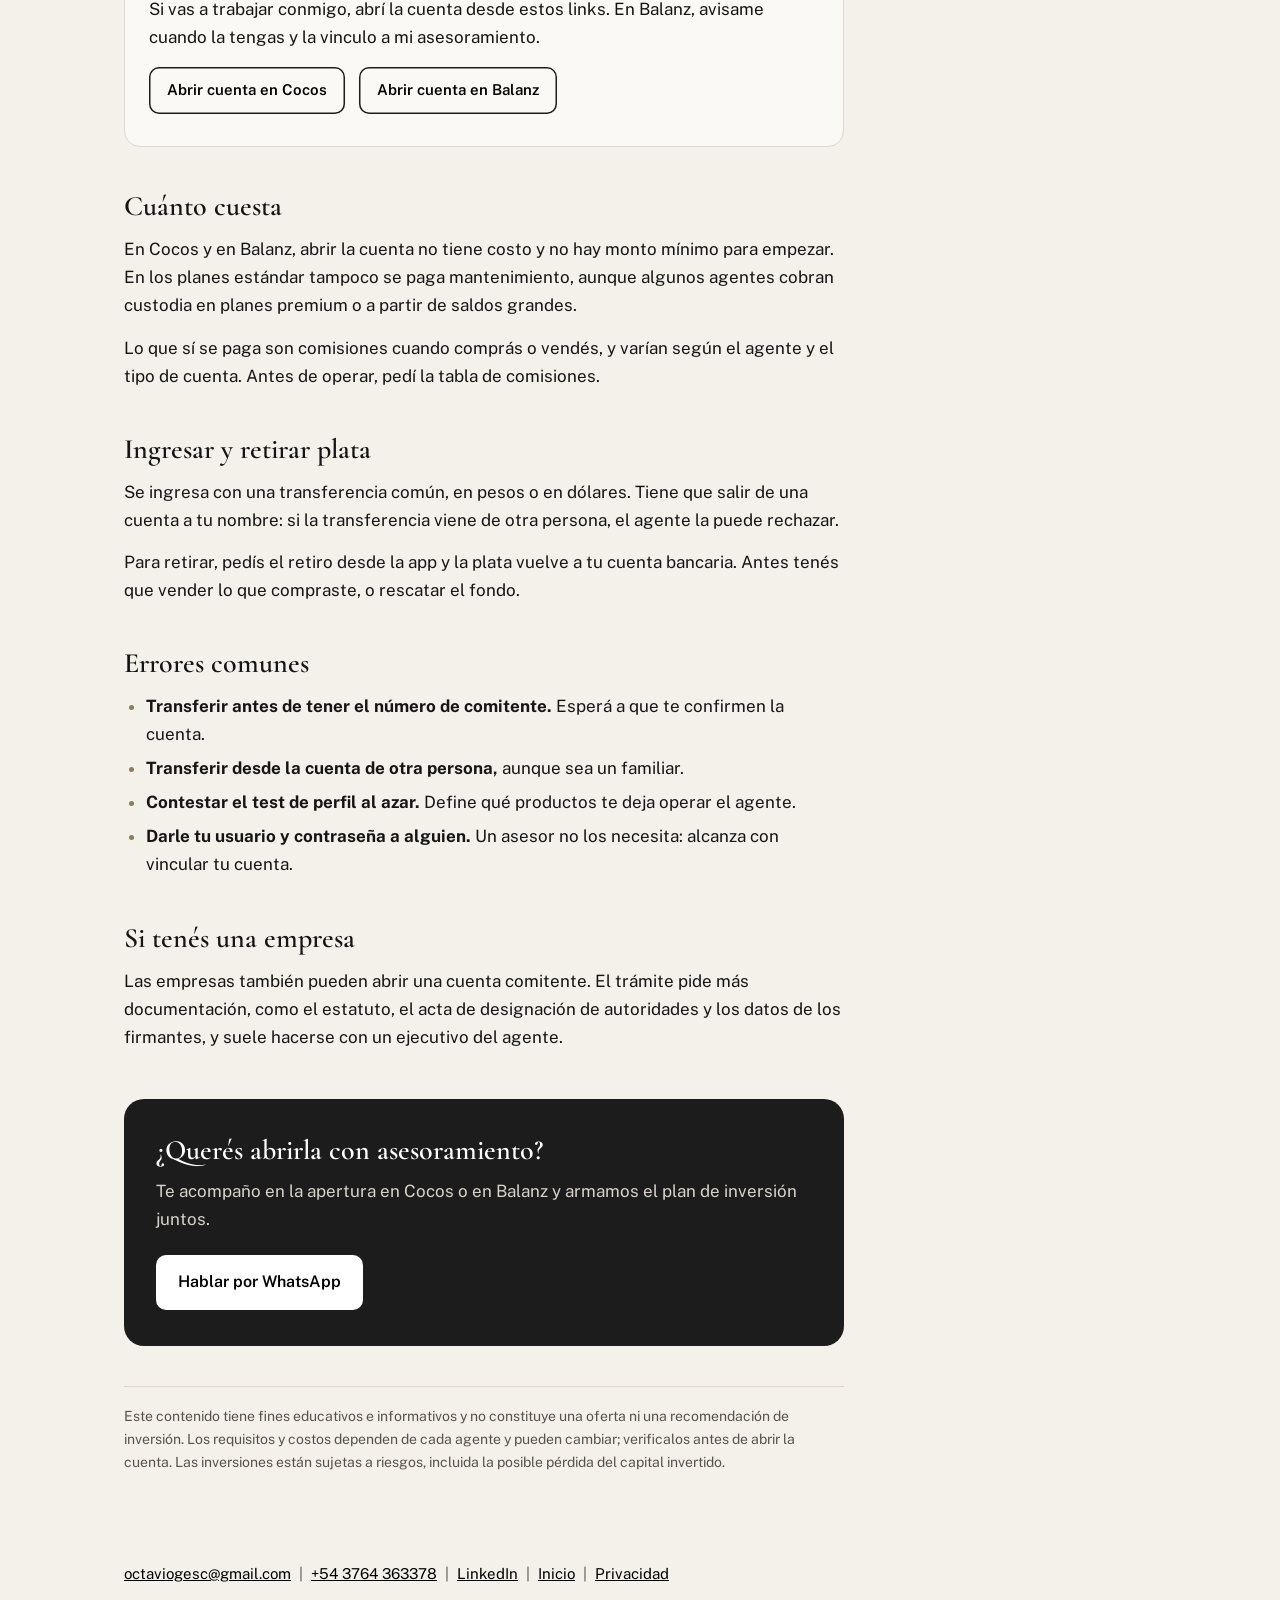
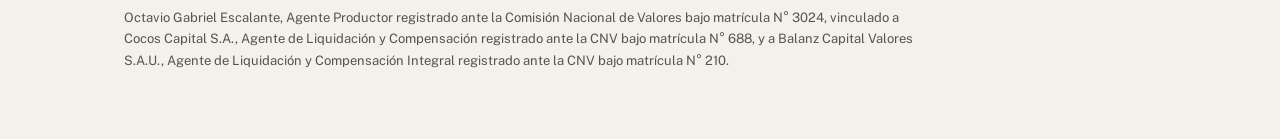
<file: guias/como-abrir-una-cuenta-comitente/index.html>
<!doctype html>
<html lang="es-AR">
<head>
<meta charset="utf-8">
<meta name="viewport" content="width=device-width, initial-scale=1">
<title>Cómo abrir una cuenta comitente en Argentina | Octavio Escalante</title>
<meta name="description" content="Qué es una cuenta comitente, qué necesitás para abrirla, el paso a paso, cuánto cuesta y cómo ingresar y retirar plata. Guía simple para Argentina.">
<link rel="canonical" href="https://octavioescalante.com/guias/como-abrir-una-cuenta-comitente/">
<meta property="og:type" content="article">
<meta property="og:locale" content="es_AR">
<meta property="og:url" content="https://octavioescalante.com/guias/como-abrir-una-cuenta-comitente/">
<meta property="og:site_name" content="Octavio Escalante">
<meta property="og:title" content="Cómo abrir una cuenta comitente en Argentina">
<meta property="og:description" content="Qué es, qué te piden, el paso a paso y los errores más comunes al abrirla.">
<meta property="og:image" content="https://octavioescalante.com/octavio-escalante.jpg">
<meta name="twitter:card" content="summary">
<link rel="icon" href="/favicon.ico" sizes="any">
<link rel="icon" type="image/png" sizes="32x32" href="/favicon-32.png">
<link rel="apple-touch-icon" href="/apple-touch-icon.png">
<link rel="preconnect" href="https://fonts.googleapis.com">
<link rel="preconnect" href="https://fonts.gstatic.com" crossorigin>
<link href="https://fonts.googleapis.com/css2?family=Cormorant+Garamond:wght@500;600;700&family=Public+Sans:wght@400;500;600&display=swap" rel="stylesheet">
<link rel="stylesheet" href="/guias/guias.css">
<script type="application/ld+json">
{
  "@context": "https://schema.org",
  "@graph": [
    {
      "@type": "Article",
      "headline": "Cómo abrir una cuenta comitente en Argentina",
      "description": "Qué es una cuenta comitente, qué necesitás para abrirla, el paso a paso, cuánto cuesta y cómo ingresar y retirar plata. Guía simple para Argentina.",
      "inLanguage": "es-AR",
      "datePublished": "2026-11-23",
      "dateModified": "2026-11-23",
      "mainEntityOfPage": "https://octavioescalante.com/guias/como-abrir-una-cuenta-comitente/",
      "image": "https://octavioescalante.com/octavio-escalante.jpg",
      "author": {"@type": "Person", "@id": "https://octavioescalante.com/#octavio", "name": "Octavio Escalante", "url": "https://octavioescalante.com/"},
      "publisher": {"@type": "Person", "@id": "https://octavioescalante.com/#octavio", "name": "Octavio Escalante"}
    },
    {
      "@type": "BreadcrumbList",
      "itemListElement": [
        {"@type": "ListItem", "position": 1, "name": "Inicio", "item": "https://octavioescalante.com/"},
        {"@type": "ListItem", "position": 2, "name": "Guías", "item": "https://octavioescalante.com/guias/"},
        {"@type": "ListItem", "position": 3, "name": "Cómo abrir una cuenta comitente", "item": "https://octavioescalante.com/guias/como-abrir-una-cuenta-comitente/"}
      ]
    }
  ]
}
</script>
<!-- Google Analytics -->
<script async src="https://www.googletagmanager.com/gtag/js?id=G-X07MM6HFDY"></script>
<script>
  window.dataLayer = window.dataLayer || [];
  function gtag(){dataLayer.push(arguments);}
  gtag('js', new Date());
  gtag('config', 'G-X07MM6HFDY');
  document.addEventListener('click', function (e) {
    var a = e.target.closest && e.target.closest('a[href]');
    if (!a) return;
    var h = a.getAttribute('href') || '';
    var s = a.closest('section, header, footer, article'); var where = s ? (s.id || s.className.split(' ')[0] || s.tagName.toLowerCase()) : 'page';
    if (h.indexOf('wa.me') > -1) gtag('event', 'generate_lead', { method: 'whatsapp', link_location: where });
    else if (h.indexOf('forms.gle') > -1 || h.indexOf('docs.google.com/forms') > -1) gtag('event', 'generate_lead', { method: 'formulario', link_location: where });
    else if (h.indexOf('mailto:') === 0) gtag('event', 'generate_lead', { method: 'email', link_location: where });
    else if (h.indexOf('cocos-capital.onelink.me') > -1) gtag('event', 'abrir_cuenta', { broker: 'cocos', link_location: where });
    else if (h.indexOf('balanz.com/abrir-cuenta') > -1) gtag('event', 'abrir_cuenta', { broker: 'balanz', link_location: where });
    else if (h.indexOf('cnv.gov.ar') > -1) gtag('event', 'verificar_cnv', { link_location: where });
  });
</script>
</head>
<body>

<header>
  <div class="wrap">
    <a class="brand" href="/"><img class="brand-mark" src="/img/oe-logo.png" width="44" height="41" alt=""><span>Octavio Escalante<small>Agente Productor CNV N° 3024</small></span></a>
    <nav class="head-nav">
      <a class="nav-link" href="/guias/" aria-current="page">Guías</a>
      <a class="head-link" href="https://wa.me/5493764363378" target="_blank" rel="noopener">Escribime</a>
    </nav>
  </div>
</header>

<main class="wrap">
  <article class="read">
    <p class="crumbs"><a href="/">Inicio</a> / <a href="/guias/">Guías</a></p>
    <h1>Cómo abrir una cuenta comitente en Argentina</h1>
    <p class="meta">Por Octavio Escalante · Noviembre 2026 · 4 minutos de lectura</p>

    <div class="tldr">
      <strong>En pocas palabras</strong>
      <p>Una cuenta comitente es la cuenta que necesitás para invertir en la bolsa: ahí quedan tu plata y tus inversiones, a tu nombre. Se abre online en un agente regulado por la CNV, con tu DNI y una selfie. Abrirla no tiene costo en los agentes más usados.</p>
    </div>

    <h2>Qué es una cuenta comitente</h2>
    <p>Es una cuenta en un agente de liquidación y compensación (ALyC), que es la empresa que te da acceso al mercado. Funciona como una caja con dos compartimentos: uno para la plata y otro para lo que comprás con ella, como bonos, acciones, CEDEARs o fondos comunes de inversión.</p>
    <p>No es una cuenta bancaria. No sirve para pagar ni para recibir el sueldo. Sirve para invertir.</p>
    <p>Todo queda a tu nombre. Los títulos que comprás se registran en una cuenta tuya en Caja de Valores, aparte del patrimonio del agente.</p>

    <h2>Qué necesitás</h2>
    <ul>
      <li>DNI argentino vigente.</li>
      <li>Ser mayor de 18 años. Algunos agentes tienen cuentas para adolescentes, abiertas por el padre o la madre.</li>
      <li>Un celular con cámara, para las fotos del DNI y la selfie.</li>
      <li>Una cuenta bancaria o virtual a tu nombre, para ingresar y retirar plata.</li>
      <li>Tus datos de contacto, domicilio y actividad. Te van a pedir algunas declaraciones juradas, por ejemplo si sos persona expuesta políticamente.</li>
    </ul>

    <h2>Paso a paso</h2>
    <ol>
      <li><strong>Elegí el agente.</strong> Fijate que esté registrado en la CNV. Podés buscarlo en los registros públicos de la CNV.</li>
      <li><strong>Descargá la app o entrá a la web</strong> y tocá "Abrir cuenta".</li>
      <li><strong>Completá tus datos</strong> y validá tu mail.</li>
      <li><strong>Validá tu identidad</strong> con fotos del DNI y una selfie.</li>
      <li><strong>Completá el test de perfil de inversor.</strong> Son preguntas sobre tu experiencia y cuánto riesgo tolerás.</li>
      <li><strong>Esperá el número de comitente.</strong> Llega por mail o en la app, en general en pocas horas o días.</li>
      <li><strong>Transferí la plata</strong> desde una cuenta a tu nombre a las cuentas que te indique el agente.</li>
    </ol>

    <div class="open-box">
      <p>Si vas a trabajar conmigo, abrí la cuenta desde estos links. En Balanz, avisame cuando la tengas y la vinculo a mi asesoramiento.</p>
      <a class="btn btn-secondary" href="https://cocos-capital.onelink.me/8LJp/gfnbm0zn" target="_blank" rel="noopener">Abrir cuenta en Cocos</a>
      <a class="btn btn-secondary" href="https://balanz.com/abrir-cuenta-2.aspx" target="_blank" rel="noopener">Abrir cuenta en Balanz</a>
    </div>

    <h2>Cuánto cuesta</h2>
    <p>En Cocos y en Balanz, abrir la cuenta no tiene costo y no hay monto mínimo para empezar. En los planes estándar tampoco se paga mantenimiento, aunque algunos agentes cobran custodia en planes premium o a partir de saldos grandes.</p>
    <p>Lo que sí se paga son comisiones cuando comprás o vendés, y varían según el agente y el tipo de cuenta. Antes de operar, pedí la tabla de comisiones.</p>

    <h2>Ingresar y retirar plata</h2>
    <p>Se ingresa con una transferencia común, en pesos o en dólares. Tiene que salir de una cuenta a tu nombre: si la transferencia viene de otra persona, el agente la puede rechazar.</p>
    <p>Para retirar, pedís el retiro desde la app y la plata vuelve a tu cuenta bancaria. Antes tenés que vender lo que compraste, o rescatar el fondo.</p>

    <h2>Errores comunes</h2>
    <ul>
      <li><strong>Transferir antes de tener el número de comitente.</strong> Esperá a que te confirmen la cuenta.</li>
      <li><strong>Transferir desde la cuenta de otra persona,</strong> aunque sea un familiar.</li>
      <li><strong>Contestar el test de perfil al azar.</strong> Define qué productos te deja operar el agente.</li>
      <li><strong>Darle tu usuario y contraseña a alguien.</strong> Un asesor no los necesita: alcanza con vincular tu cuenta.</li>
    </ul>

    <h2>Si tenés una empresa</h2>
    <p>Las empresas también pueden abrir una cuenta comitente. El trámite pide más documentación, como el estatuto, el acta de designación de autoridades y los datos de los firmantes, y suele hacerse con un ejecutivo del agente.</p>

    <div class="cta-box">
      <h2>¿Querés abrirla con asesoramiento?</h2>
      <p>Te acompaño en la apertura en Cocos o en Balanz y armamos el plan de inversión juntos.</p>
      <a class="btn btn-primary" href="https://wa.me/5493764363378" target="_blank" rel="noopener">Hablar por WhatsApp</a>
    </div>

    <p class="disclaimer">Este contenido tiene fines educativos e informativos y no constituye una oferta ni una recomendación de inversión. Los requisitos y costos dependen de cada agente y pueden cambiar; verificalos antes de abrir la cuenta. Las inversiones están sujetas a riesgos, incluida la posible pérdida del capital invertido.</p>
  </article>
</main>

<footer>
  <div class="wrap">
    <p class="contact"><a href="mailto:octaviogesc@gmail.com">octaviogesc@gmail.com</a> &nbsp;|&nbsp; <a href="https://wa.me/5493764363378" target="_blank" rel="noopener">+54 3764 363378</a> &nbsp;|&nbsp; <a href="https://linkedin.com/in/octaviogescalante" target="_blank" rel="noopener">LinkedIn</a> &nbsp;|&nbsp; <a href="/">Inicio</a> &nbsp;|&nbsp; <a href="/privacidad/">Privacidad</a></p>
    <p>Octavio Gabriel Escalante, Agente Productor registrado ante la Comisión Nacional de Valores bajo matrícula N° 3024, vinculado a Cocos Capital S.A., Agente de Liquidación y Compensación registrado ante la CNV bajo matrícula N° 688, y a Balanz Capital Valores S.A.U., Agente de Liquidación y Compensación Integral registrado ante la CNV bajo matrícula N° 210.</p>
  </div>
</footer>

</body>
</html>
</file>
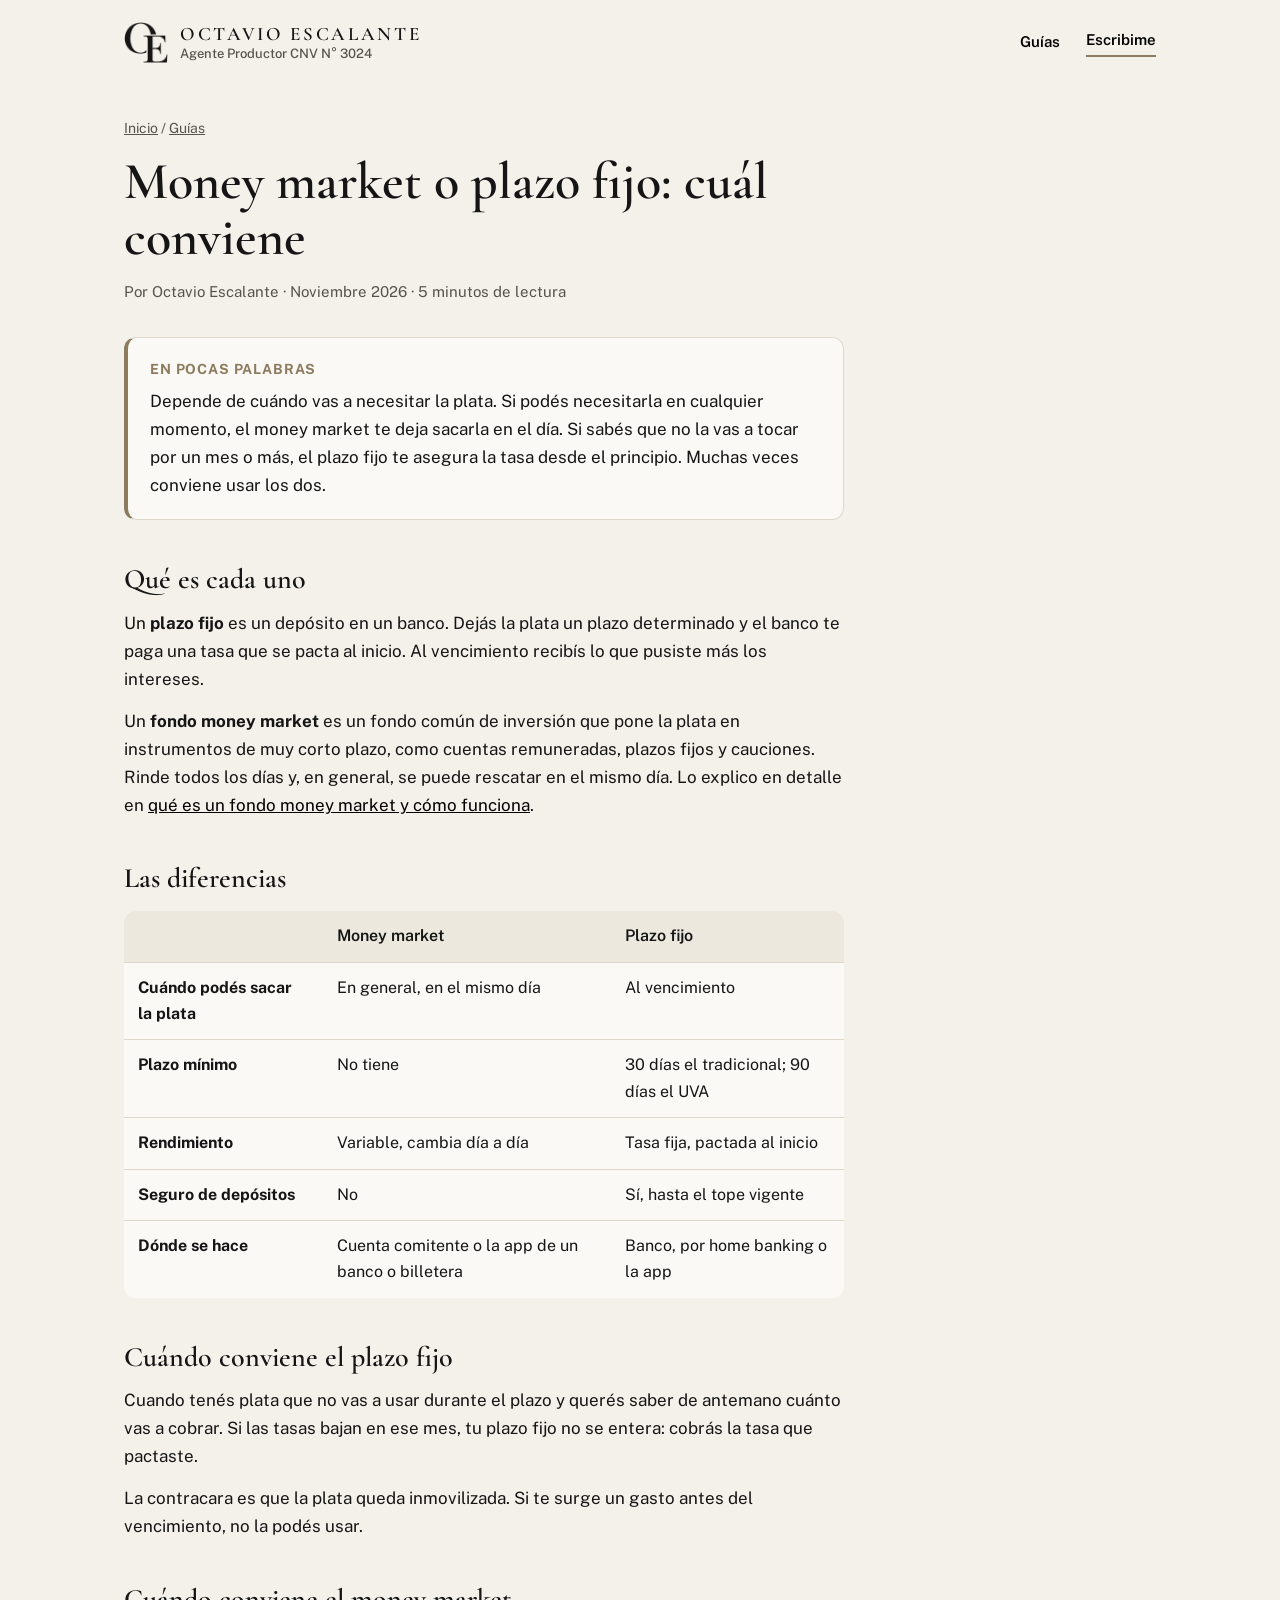
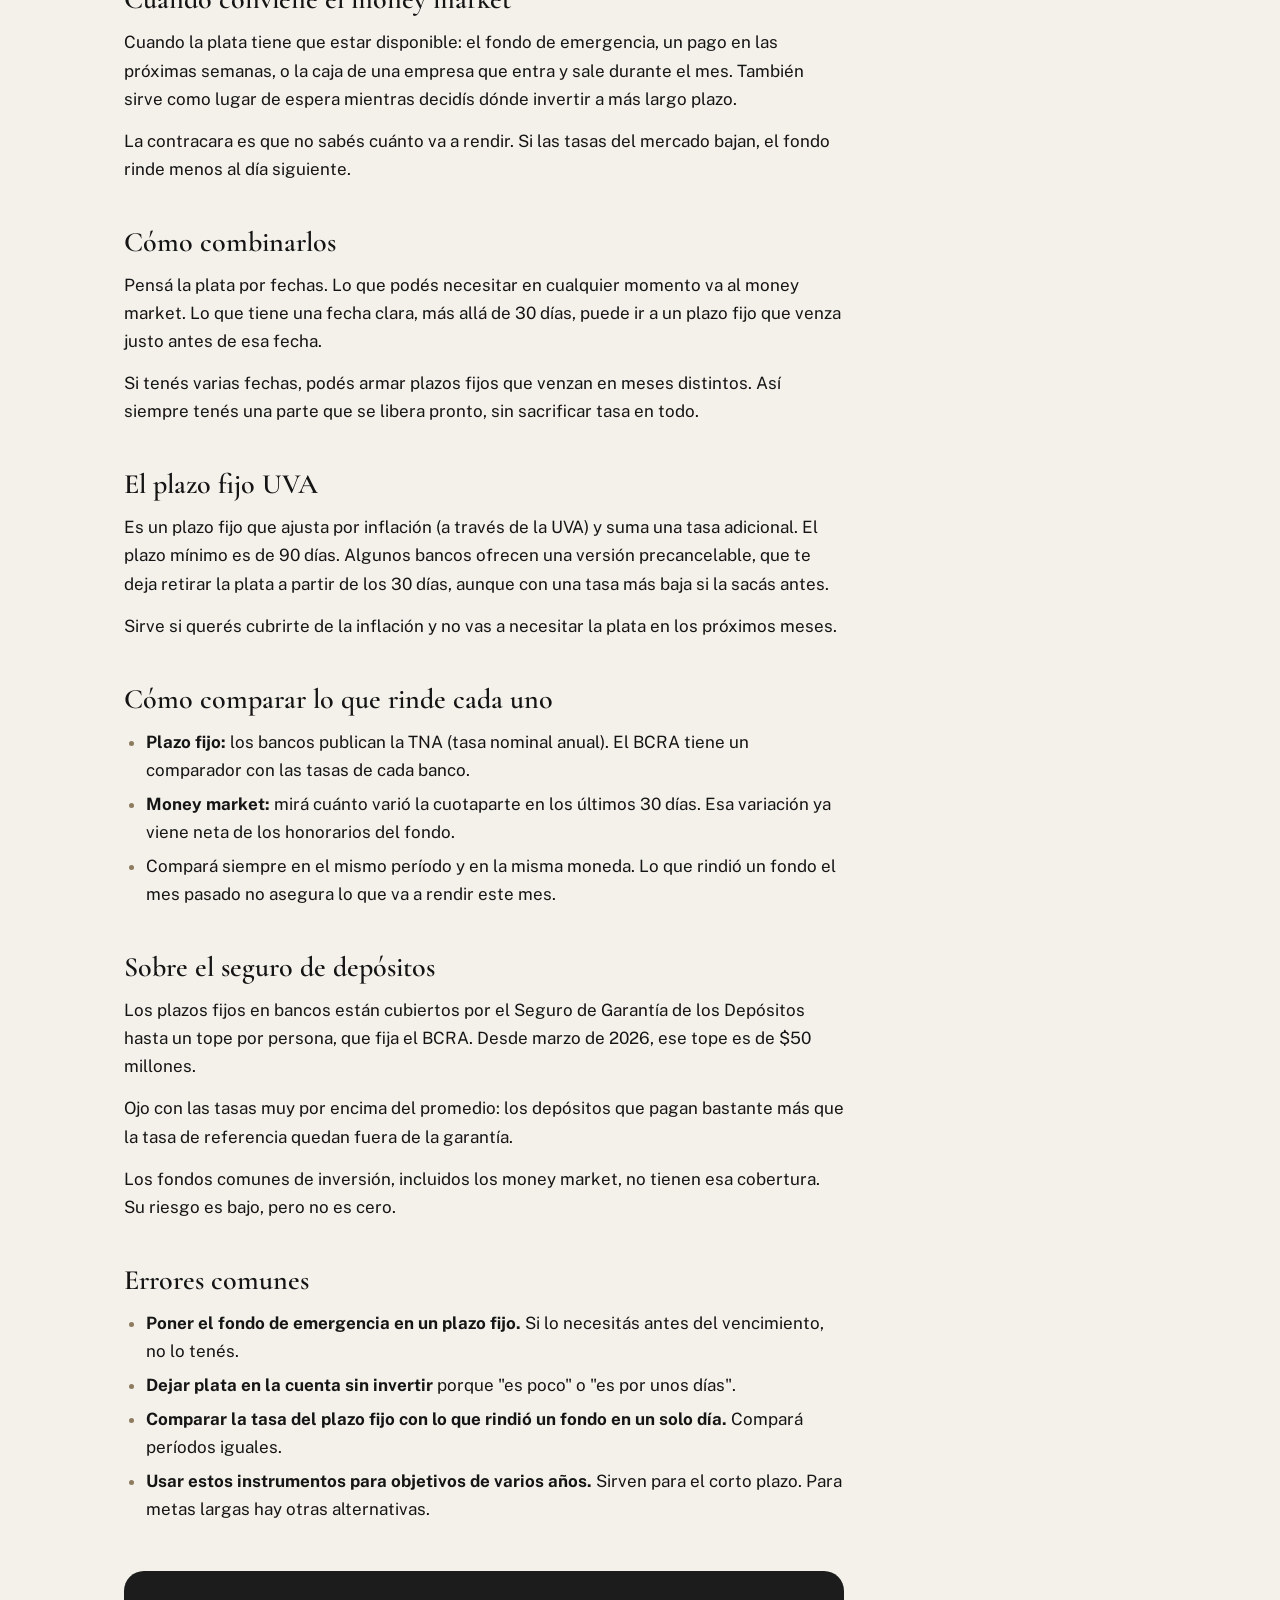
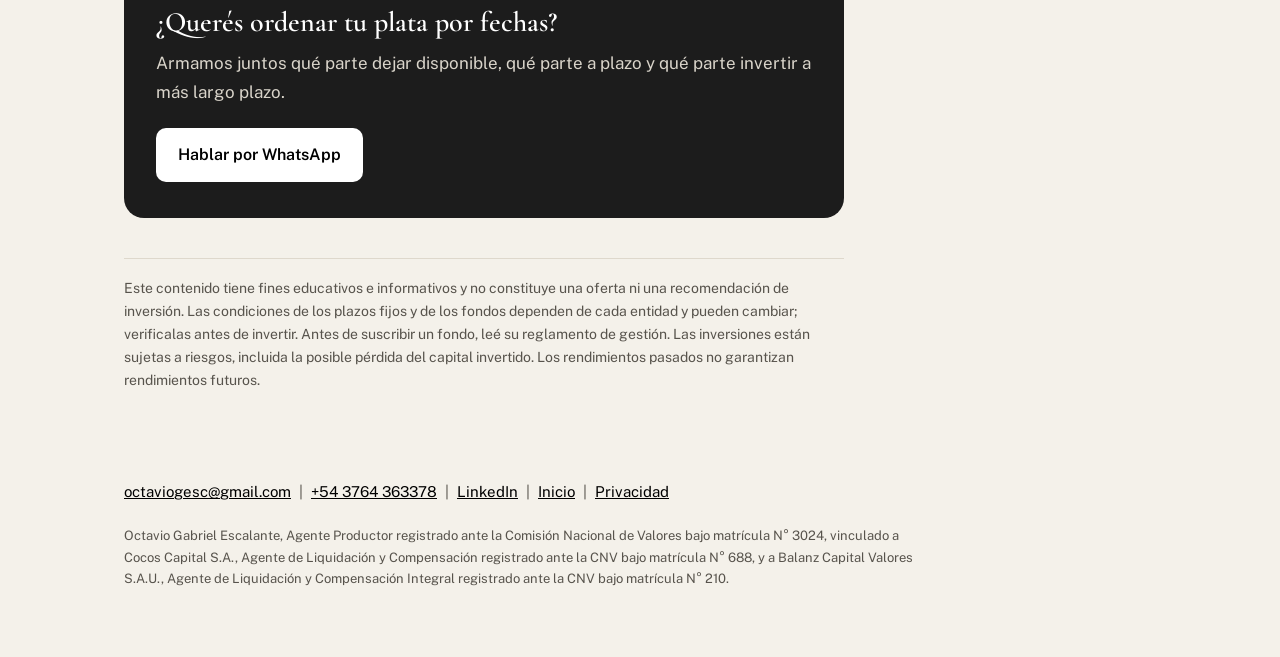
<file: guias/money-market-o-plazo-fijo/index.html>
<!doctype html>
<html lang="es-AR">
<head>
<meta charset="utf-8">
<meta name="viewport" content="width=device-width, initial-scale=1">
<title>Money market o plazo fijo: cuál conviene | Octavio Escalante</title>
<meta name="description" content="Diferencias entre un fondo money market y un plazo fijo en Argentina: disponibilidad, rendimiento, plazo mínimo y garantía. Cuándo conviene cada uno y cómo combinarlos.">
<link rel="canonical" href="https://octavioescalante.com/guias/money-market-o-plazo-fijo/">
<meta property="og:type" content="article">
<meta property="og:locale" content="es_AR">
<meta property="og:url" content="https://octavioescalante.com/guias/money-market-o-plazo-fijo/">
<meta property="og:site_name" content="Octavio Escalante">
<meta property="og:title" content="Money market o plazo fijo: cuál conviene">
<meta property="og:description" content="Disponibilidad, rendimiento, plazo mínimo y garantía. Cuándo conviene cada uno y cómo combinarlos.">
<meta property="og:image" content="https://octavioescalante.com/octavio-escalante.jpg">
<meta name="twitter:card" content="summary">
<link rel="icon" href="/favicon.ico" sizes="any">
<link rel="icon" type="image/png" sizes="32x32" href="/favicon-32.png">
<link rel="apple-touch-icon" href="/apple-touch-icon.png">
<link rel="preconnect" href="https://fonts.googleapis.com">
<link rel="preconnect" href="https://fonts.gstatic.com" crossorigin>
<link href="https://fonts.googleapis.com/css2?family=Cormorant+Garamond:wght@500;600;700&family=Public+Sans:wght@400;500;600&display=swap" rel="stylesheet">
<link rel="stylesheet" href="/guias/guias.css">
<script type="application/ld+json">
{
  "@context": "https://schema.org",
  "@graph": [
    {
      "@type": "Article",
      "headline": "Money market o plazo fijo: cuál conviene",
      "description": "Diferencias entre un fondo money market y un plazo fijo en Argentina: disponibilidad, rendimiento, plazo mínimo y garantía. Cuándo conviene cada uno y cómo combinarlos.",
      "inLanguage": "es-AR",
      "datePublished": "2026-11-23",
      "dateModified": "2026-11-23",
      "mainEntityOfPage": "https://octavioescalante.com/guias/money-market-o-plazo-fijo/",
      "image": "https://octavioescalante.com/octavio-escalante.jpg",
      "author": {"@type": "Person", "@id": "https://octavioescalante.com/#octavio", "name": "Octavio Escalante", "url": "https://octavioescalante.com/"},
      "publisher": {"@type": "Person", "@id": "https://octavioescalante.com/#octavio", "name": "Octavio Escalante"}
    },
    {
      "@type": "BreadcrumbList",
      "itemListElement": [
        {"@type": "ListItem", "position": 1, "name": "Inicio", "item": "https://octavioescalante.com/"},
        {"@type": "ListItem", "position": 2, "name": "Guías", "item": "https://octavioescalante.com/guias/"},
        {"@type": "ListItem", "position": 3, "name": "Money market o plazo fijo", "item": "https://octavioescalante.com/guias/money-market-o-plazo-fijo/"}
      ]
    }
  ]
}
</script>
<!-- Google Analytics -->
<script async src="https://www.googletagmanager.com/gtag/js?id=G-X07MM6HFDY"></script>
<script>
  window.dataLayer = window.dataLayer || [];
  function gtag(){dataLayer.push(arguments);}
  gtag('js', new Date());
  gtag('config', 'G-X07MM6HFDY');
  document.addEventListener('click', function (e) {
    var a = e.target.closest && e.target.closest('a[href]');
    if (!a) return;
    var h = a.getAttribute('href') || '';
    var s = a.closest('section, header, footer, article'); var where = s ? (s.id || s.className.split(' ')[0] || s.tagName.toLowerCase()) : 'page';
    if (h.indexOf('wa.me') > -1) gtag('event', 'generate_lead', { method: 'whatsapp', link_location: where });
    else if (h.indexOf('forms.gle') > -1 || h.indexOf('docs.google.com/forms') > -1) gtag('event', 'generate_lead', { method: 'formulario', link_location: where });
    else if (h.indexOf('mailto:') === 0) gtag('event', 'generate_lead', { method: 'email', link_location: where });
    else if (h.indexOf('cocos-capital.onelink.me') > -1) gtag('event', 'abrir_cuenta', { broker: 'cocos', link_location: where });
    else if (h.indexOf('balanz.com/abrir-cuenta') > -1) gtag('event', 'abrir_cuenta', { broker: 'balanz', link_location: where });
    else if (h.indexOf('cnv.gov.ar') > -1) gtag('event', 'verificar_cnv', { link_location: where });
  });
</script>
</head>
<body>

<header>
  <div class="wrap">
    <a class="brand" href="/"><img class="brand-mark" src="/img/oe-logo.png" width="44" height="41" alt=""><span>Octavio Escalante<small>Agente Productor CNV N° 3024</small></span></a>
    <nav class="head-nav">
      <a class="nav-link" href="/guias/" aria-current="page">Guías</a>
      <a class="head-link" href="https://wa.me/5493764363378" target="_blank" rel="noopener">Escribime</a>
    </nav>
  </div>
</header>

<main class="wrap">
  <article class="read">
    <p class="crumbs"><a href="/">Inicio</a> / <a href="/guias/">Guías</a></p>
    <h1>Money market o plazo fijo: cuál conviene</h1>
    <p class="meta">Por Octavio Escalante · Noviembre 2026 · 5 minutos de lectura</p>

    <div class="tldr">
      <strong>En pocas palabras</strong>
      <p>Depende de cuándo vas a necesitar la plata. Si podés necesitarla en cualquier momento, el money market te deja sacarla en el día. Si sabés que no la vas a tocar por un mes o más, el plazo fijo te asegura la tasa desde el principio. Muchas veces conviene usar los dos.</p>
    </div>

    <h2>Qué es cada uno</h2>
    <p>Un <strong>plazo fijo</strong> es un depósito en un banco. Dejás la plata un plazo determinado y el banco te paga una tasa que se pacta al inicio. Al vencimiento recibís lo que pusiste más los intereses.</p>
    <p>Un <strong>fondo money market</strong> es un fondo común de inversión que pone la plata en instrumentos de muy corto plazo, como cuentas remuneradas, plazos fijos y cauciones. Rinde todos los días y, en general, se puede rescatar en el mismo día. Lo explico en detalle en <a href="/guias/que-es-un-fondo-money-market/">qué es un fondo money market y cómo funciona</a>.</p>

    <h2>Las diferencias</h2>
    <div class="table-wrap">
      <table>
        <thead><tr><th></th><th>Money market</th><th>Plazo fijo</th></tr></thead>
        <tbody>
          <tr><td><strong>Cuándo podés sacar la plata</strong></td><td>En general, en el mismo día</td><td>Al vencimiento</td></tr>
          <tr><td><strong>Plazo mínimo</strong></td><td>No tiene</td><td>30 días el tradicional; 90 días el UVA</td></tr>
          <tr><td><strong>Rendimiento</strong></td><td>Variable, cambia día a día</td><td>Tasa fija, pactada al inicio</td></tr>
          <tr><td><strong>Seguro de depósitos</strong></td><td>No</td><td>Sí, hasta el tope vigente</td></tr>
          <tr><td><strong>Dónde se hace</strong></td><td>Cuenta comitente o la app de un banco o billetera</td><td>Banco, por home banking o la app</td></tr>
        </tbody>
      </table>
    </div>

    <h2>Cuándo conviene el plazo fijo</h2>
    <p>Cuando tenés plata que no vas a usar durante el plazo y querés saber de antemano cuánto vas a cobrar. Si las tasas bajan en ese mes, tu plazo fijo no se entera: cobrás la tasa que pactaste.</p>
    <p>La contracara es que la plata queda inmovilizada. Si te surge un gasto antes del vencimiento, no la podés usar.</p>

    <h2>Cuándo conviene el money market</h2>
    <p>Cuando la plata tiene que estar disponible: el fondo de emergencia, un pago en las próximas semanas, o la caja de una empresa que entra y sale durante el mes. También sirve como lugar de espera mientras decidís dónde invertir a más largo plazo.</p>
    <p>La contracara es que no sabés cuánto va a rendir. Si las tasas del mercado bajan, el fondo rinde menos al día siguiente.</p>

    <h2>Cómo combinarlos</h2>
    <p>Pensá la plata por fechas. Lo que podés necesitar en cualquier momento va al money market. Lo que tiene una fecha clara, más allá de 30 días, puede ir a un plazo fijo que venza justo antes de esa fecha.</p>
    <p>Si tenés varias fechas, podés armar plazos fijos que venzan en meses distintos. Así siempre tenés una parte que se libera pronto, sin sacrificar tasa en todo.</p>

    <h2>El plazo fijo UVA</h2>
    <p>Es un plazo fijo que ajusta por inflación (a través de la UVA) y suma una tasa adicional. El plazo mínimo es de 90 días. Algunos bancos ofrecen una versión precancelable, que te deja retirar la plata a partir de los 30 días, aunque con una tasa más baja si la sacás antes.</p>
    <p>Sirve si querés cubrirte de la inflación y no vas a necesitar la plata en los próximos meses.</p>

    <h2>Cómo comparar lo que rinde cada uno</h2>
    <ul>
      <li><strong>Plazo fijo:</strong> los bancos publican la TNA (tasa nominal anual). El BCRA tiene un comparador con las tasas de cada banco.</li>
      <li><strong>Money market:</strong> mirá cuánto varió la cuotaparte en los últimos 30 días. Esa variación ya viene neta de los honorarios del fondo.</li>
      <li>Compará siempre en el mismo período y en la misma moneda. Lo que rindió un fondo el mes pasado no asegura lo que va a rendir este mes.</li>
    </ul>

    <h2>Sobre el seguro de depósitos</h2>
    <p>Los plazos fijos en bancos están cubiertos por el Seguro de Garantía de los Depósitos hasta un tope por persona, que fija el BCRA. Desde marzo de 2026, ese tope es de $50 millones.</p>
    <p>Ojo con las tasas muy por encima del promedio: los depósitos que pagan bastante más que la tasa de referencia quedan fuera de la garantía.</p>
    <p>Los fondos comunes de inversión, incluidos los money market, no tienen esa cobertura. Su riesgo es bajo, pero no es cero.</p>

    <h2>Errores comunes</h2>
    <ul>
      <li><strong>Poner el fondo de emergencia en un plazo fijo.</strong> Si lo necesitás antes del vencimiento, no lo tenés.</li>
      <li><strong>Dejar plata en la cuenta sin invertir</strong> porque "es poco" o "es por unos días".</li>
      <li><strong>Comparar la tasa del plazo fijo con lo que rindió un fondo en un solo día.</strong> Compará períodos iguales.</li>
      <li><strong>Usar estos instrumentos para objetivos de varios años.</strong> Sirven para el corto plazo. Para metas largas hay otras alternativas.</li>
    </ul>

    <div class="cta-box">
      <h2>¿Querés ordenar tu plata por fechas?</h2>
      <p>Armamos juntos qué parte dejar disponible, qué parte a plazo y qué parte invertir a más largo plazo.</p>
      <a class="btn btn-primary" href="https://wa.me/5493764363378" target="_blank" rel="noopener">Hablar por WhatsApp</a>
    </div>

    <p class="disclaimer">Este contenido tiene fines educativos e informativos y no constituye una oferta ni una recomendación de inversión. Las condiciones de los plazos fijos y de los fondos dependen de cada entidad y pueden cambiar; verificalas antes de invertir. Antes de suscribir un fondo, leé su reglamento de gestión. Las inversiones están sujetas a riesgos, incluida la posible pérdida del capital invertido. Los rendimientos pasados no garantizan rendimientos futuros.</p>
  </article>
</main>

<footer>
  <div class="wrap">
    <p class="contact"><a href="mailto:octaviogesc@gmail.com">octaviogesc@gmail.com</a> &nbsp;|&nbsp; <a href="https://wa.me/5493764363378" target="_blank" rel="noopener">+54 3764 363378</a> &nbsp;|&nbsp; <a href="https://linkedin.com/in/octaviogescalante" target="_blank" rel="noopener">LinkedIn</a> &nbsp;|&nbsp; <a href="/">Inicio</a> &nbsp;|&nbsp; <a href="/privacidad/">Privacidad</a></p>
    <p>Octavio Gabriel Escalante, Agente Productor registrado ante la Comisión Nacional de Valores bajo matrícula N° 3024, vinculado a Cocos Capital S.A., Agente de Liquidación y Compensación registrado ante la CNV bajo matrícula N° 688, y a Balanz Capital Valores S.A.U., Agente de Liquidación y Compensación Integral registrado ante la CNV bajo matrícula N° 210.</p>
  </div>
</footer>

</body>
</html>
</file>
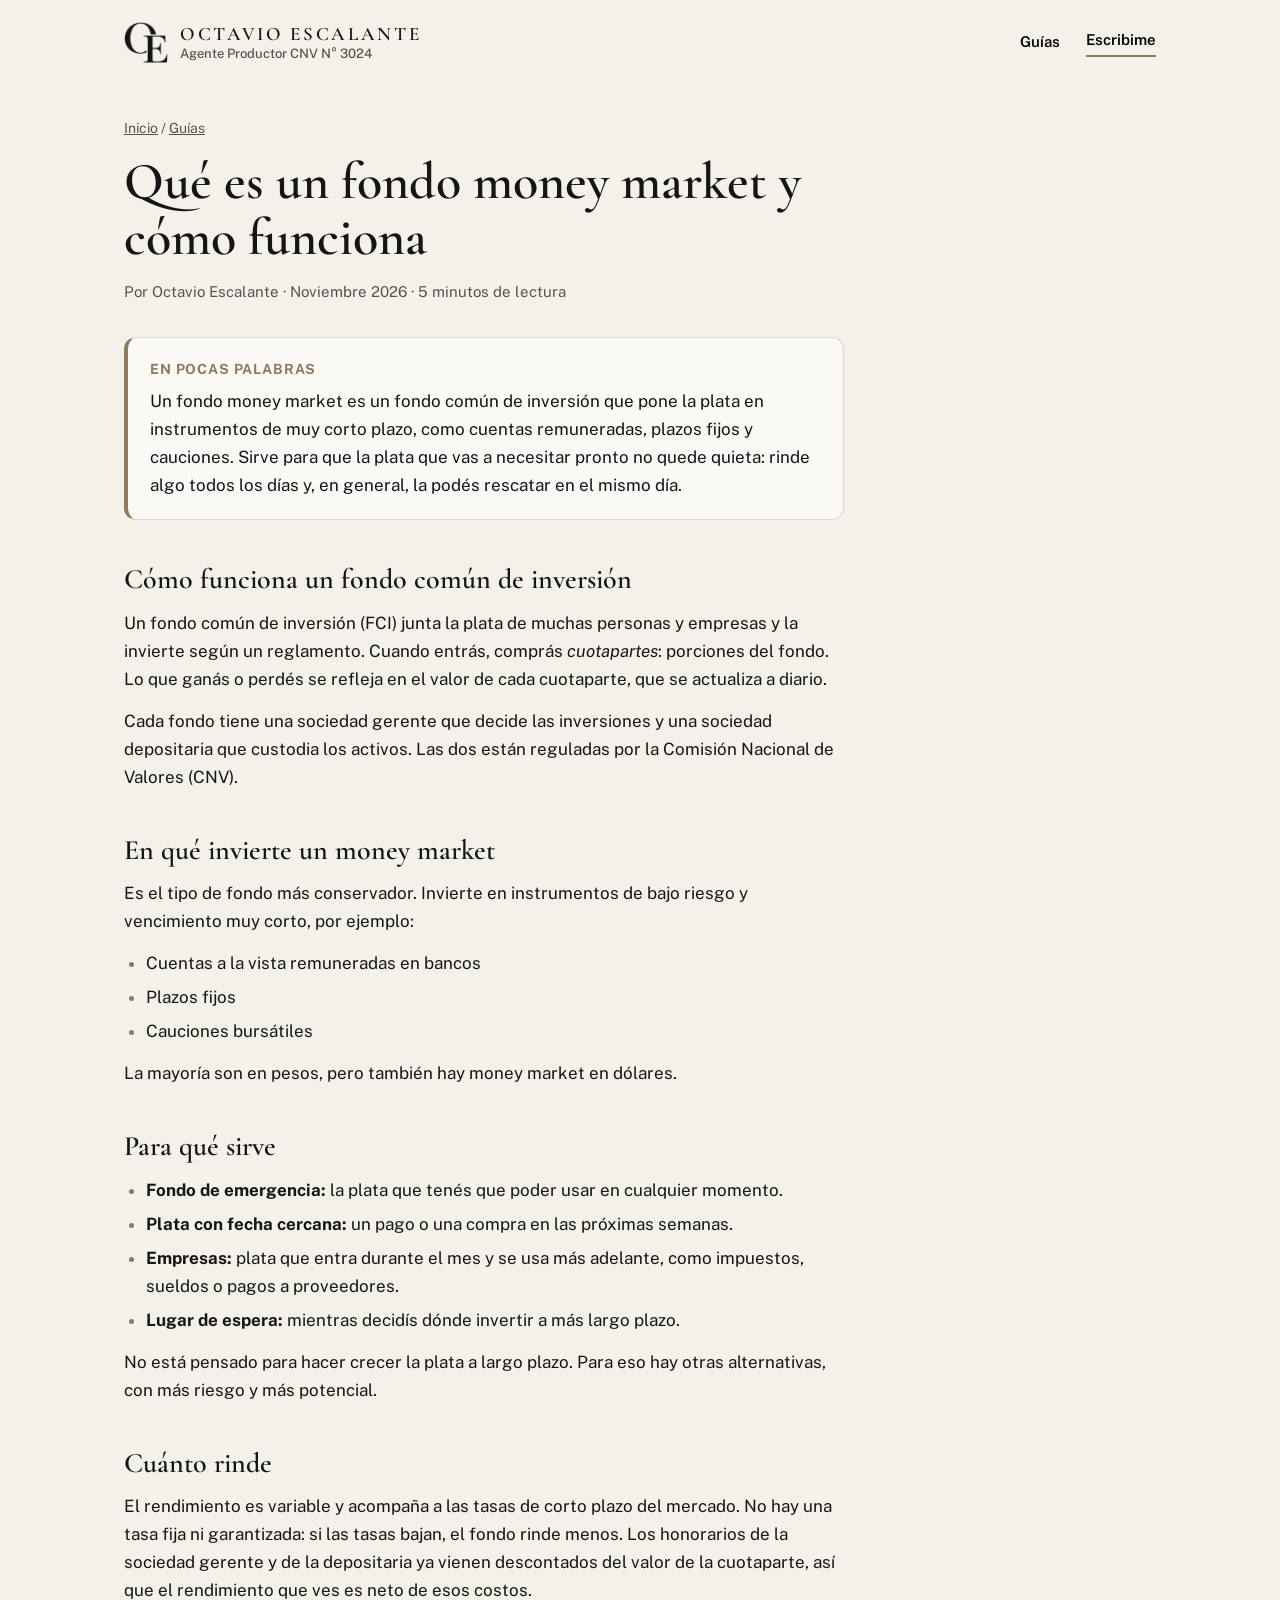
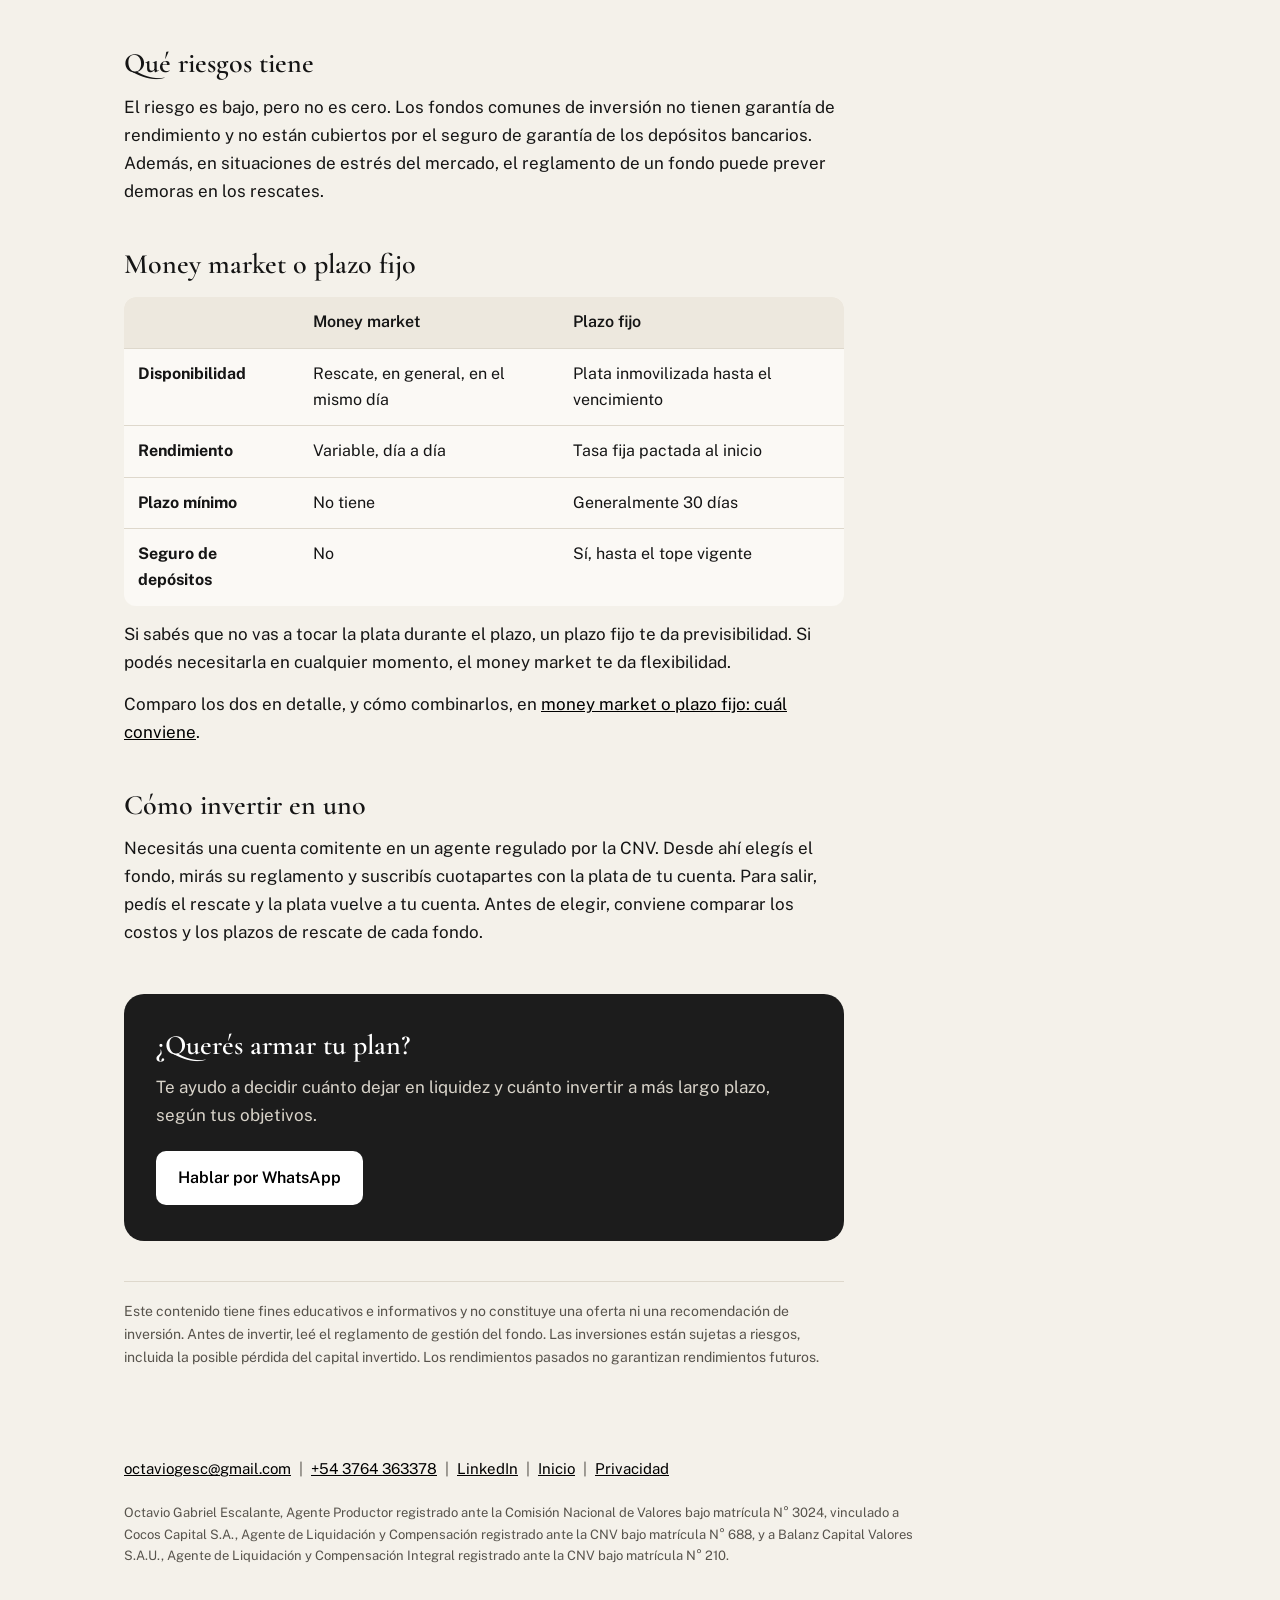
<file: guias/que-es-un-fondo-money-market/index.html>
<!doctype html>
<html lang="es-AR">
<head>
<meta charset="utf-8">
<meta name="viewport" content="width=device-width, initial-scale=1">
<title>Qué es un fondo money market y cómo funciona | Octavio Escalante</title>
<meta name="description" content="Qué es un fondo común de inversión money market, en qué invierte, cuándo conviene, qué riesgos tiene y en qué se diferencia de un plazo fijo. Guía simple para Argentina.">
<link rel="canonical" href="https://octavioescalante.com/guias/que-es-un-fondo-money-market/">
<meta property="og:type" content="article">
<meta property="og:locale" content="es_AR">
<meta property="og:url" content="https://octavioescalante.com/guias/que-es-un-fondo-money-market/">
<meta property="og:site_name" content="Octavio Escalante">
<meta property="og:title" content="Qué es un fondo money market y cómo funciona">
<meta property="og:description" content="En qué invierte, cuándo conviene, qué riesgos tiene y en qué se diferencia de un plazo fijo.">
<meta property="og:image" content="https://octavioescalante.com/octavio-escalante.jpg">
<meta name="twitter:card" content="summary">
<link rel="icon" href="/favicon.ico" sizes="any">
<link rel="icon" type="image/png" sizes="32x32" href="/favicon-32.png">
<link rel="apple-touch-icon" href="/apple-touch-icon.png">
<link rel="preconnect" href="https://fonts.googleapis.com">
<link rel="preconnect" href="https://fonts.gstatic.com" crossorigin>
<link href="https://fonts.googleapis.com/css2?family=Cormorant+Garamond:wght@500;600;700&family=Public+Sans:wght@400;500;600&display=swap" rel="stylesheet">
<link rel="stylesheet" href="/guias/guias.css">
<script type="application/ld+json">
{
  "@context": "https://schema.org",
  "@graph": [
    {
      "@type": "Article",
      "headline": "Qué es un fondo money market y cómo funciona",
      "description": "Qué es un fondo común de inversión money market, en qué invierte, cuándo conviene, qué riesgos tiene y en qué se diferencia de un plazo fijo.",
      "inLanguage": "es-AR",
      "datePublished": "2026-11-12",
      "dateModified": "2026-11-23",
      "mainEntityOfPage": "https://octavioescalante.com/guias/que-es-un-fondo-money-market/",
      "image": "https://octavioescalante.com/octavio-escalante.jpg",
      "author": {"@type": "Person", "@id": "https://octavioescalante.com/#octavio", "name": "Octavio Escalante", "url": "https://octavioescalante.com/"},
      "publisher": {"@type": "Person", "@id": "https://octavioescalante.com/#octavio", "name": "Octavio Escalante"}
    },
    {
      "@type": "BreadcrumbList",
      "itemListElement": [
        {"@type": "ListItem", "position": 1, "name": "Inicio", "item": "https://octavioescalante.com/"},
        {"@type": "ListItem", "position": 2, "name": "Guías", "item": "https://octavioescalante.com/guias/"},
        {"@type": "ListItem", "position": 3, "name": "Qué es un fondo money market", "item": "https://octavioescalante.com/guias/que-es-un-fondo-money-market/"}
      ]
    }
  ]
}
</script>
<!-- Google Analytics -->
<script async src="https://www.googletagmanager.com/gtag/js?id=G-X07MM6HFDY"></script>
<script>
  window.dataLayer = window.dataLayer || [];
  function gtag(){dataLayer.push(arguments);}
  gtag('js', new Date());
  gtag('config', 'G-X07MM6HFDY');
  document.addEventListener('click', function (e) {
    var a = e.target.closest && e.target.closest('a[href]');
    if (!a) return;
    var h = a.getAttribute('href') || '';
    var s = a.closest('section, header, footer, article'); var where = s ? (s.id || s.className.split(' ')[0] || s.tagName.toLowerCase()) : 'page';
    if (h.indexOf('wa.me') > -1) gtag('event', 'generate_lead', { method: 'whatsapp', link_location: where });
    else if (h.indexOf('forms.gle') > -1 || h.indexOf('docs.google.com/forms') > -1) gtag('event', 'generate_lead', { method: 'formulario', link_location: where });
    else if (h.indexOf('mailto:') === 0) gtag('event', 'generate_lead', { method: 'email', link_location: where });
    else if (h.indexOf('cocos-capital.onelink.me') > -1) gtag('event', 'abrir_cuenta', { broker: 'cocos', link_location: where });
    else if (h.indexOf('balanz.com/abrir-cuenta') > -1) gtag('event', 'abrir_cuenta', { broker: 'balanz', link_location: where });
    else if (h.indexOf('cnv.gov.ar') > -1) gtag('event', 'verificar_cnv', { link_location: where });
  });
</script>
</head>
<body>

<header>
  <div class="wrap">
    <a class="brand" href="/"><img class="brand-mark" src="/img/oe-logo.png" width="44" height="41" alt=""><span>Octavio Escalante<small>Agente Productor CNV N° 3024</small></span></a>
    <nav class="head-nav">
      <a class="nav-link" href="/guias/" aria-current="page">Guías</a>
      <a class="head-link" href="https://wa.me/5493764363378" target="_blank" rel="noopener">Escribime</a>
    </nav>
  </div>
</header>

<main class="wrap">
  <article class="read">
    <p class="crumbs"><a href="/">Inicio</a> / <a href="/guias/">Guías</a></p>
    <h1>Qué es un fondo money market y cómo funciona</h1>
    <p class="meta">Por Octavio Escalante · Noviembre 2026 · 5 minutos de lectura</p>

    <div class="tldr">
      <strong>En pocas palabras</strong>
      <p>Un fondo money market es un fondo común de inversión que pone la plata en instrumentos de muy corto plazo, como cuentas remuneradas, plazos fijos y cauciones. Sirve para que la plata que vas a necesitar pronto no quede quieta: rinde algo todos los días y, en general, la podés rescatar en el mismo día.</p>
    </div>

    <h2>Cómo funciona un fondo común de inversión</h2>
    <p>Un fondo común de inversión (FCI) junta la plata de muchas personas y empresas y la invierte según un reglamento. Cuando entrás, comprás <em>cuotapartes</em>: porciones del fondo. Lo que ganás o perdés se refleja en el valor de cada cuotaparte, que se actualiza a diario.</p>
    <p>Cada fondo tiene una sociedad gerente que decide las inversiones y una sociedad depositaria que custodia los activos. Las dos están reguladas por la Comisión Nacional de Valores (CNV).</p>

    <h2>En qué invierte un money market</h2>
    <p>Es el tipo de fondo más conservador. Invierte en instrumentos de bajo riesgo y vencimiento muy corto, por ejemplo:</p>
    <ul>
      <li>Cuentas a la vista remuneradas en bancos</li>
      <li>Plazos fijos</li>
      <li>Cauciones bursátiles</li>
    </ul>
    <p>La mayoría son en pesos, pero también hay money market en dólares.</p>

    <h2>Para qué sirve</h2>
    <ul>
      <li><strong>Fondo de emergencia:</strong> la plata que tenés que poder usar en cualquier momento.</li>
      <li><strong>Plata con fecha cercana:</strong> un pago o una compra en las próximas semanas.</li>
      <li><strong>Empresas:</strong> plata que entra durante el mes y se usa más adelante, como impuestos, sueldos o pagos a proveedores.</li>
      <li><strong>Lugar de espera:</strong> mientras decidís dónde invertir a más largo plazo.</li>
    </ul>
    <p>No está pensado para hacer crecer la plata a largo plazo. Para eso hay otras alternativas, con más riesgo y más potencial.</p>

    <h2>Cuánto rinde</h2>
    <p>El rendimiento es variable y acompaña a las tasas de corto plazo del mercado. No hay una tasa fija ni garantizada: si las tasas bajan, el fondo rinde menos. Los honorarios de la sociedad gerente y de la depositaria ya vienen descontados del valor de la cuotaparte, así que el rendimiento que ves es neto de esos costos.</p>

    <h2>Qué riesgos tiene</h2>
    <p>El riesgo es bajo, pero no es cero. Los fondos comunes de inversión no tienen garantía de rendimiento y no están cubiertos por el seguro de garantía de los depósitos bancarios. Además, en situaciones de estrés del mercado, el reglamento de un fondo puede prever demoras en los rescates.</p>

    <h2>Money market o plazo fijo</h2>
    <div class="table-wrap">
      <table>
        <thead><tr><th></th><th>Money market</th><th>Plazo fijo</th></tr></thead>
        <tbody>
          <tr><td><strong>Disponibilidad</strong></td><td>Rescate, en general, en el mismo día</td><td>Plata inmovilizada hasta el vencimiento</td></tr>
          <tr><td><strong>Rendimiento</strong></td><td>Variable, día a día</td><td>Tasa fija pactada al inicio</td></tr>
          <tr><td><strong>Plazo mínimo</strong></td><td>No tiene</td><td>Generalmente 30 días</td></tr>
          <tr><td><strong>Seguro de depósitos</strong></td><td>No</td><td>Sí, hasta el tope vigente</td></tr>
        </tbody>
      </table>
    </div>
    <p>Si sabés que no vas a tocar la plata durante el plazo, un plazo fijo te da previsibilidad. Si podés necesitarla en cualquier momento, el money market te da flexibilidad.</p>
    <p>Comparo los dos en detalle, y cómo combinarlos, en <a href="/guias/money-market-o-plazo-fijo/">money market o plazo fijo: cuál conviene</a>.</p>

    <h2>Cómo invertir en uno</h2>
    <p>Necesitás una cuenta comitente en un agente regulado por la CNV. Desde ahí elegís el fondo, mirás su reglamento y suscribís cuotapartes con la plata de tu cuenta. Para salir, pedís el rescate y la plata vuelve a tu cuenta. Antes de elegir, conviene comparar los costos y los plazos de rescate de cada fondo.</p>

    <div class="cta-box">
      <h2>¿Querés armar tu plan?</h2>
      <p>Te ayudo a decidir cuánto dejar en liquidez y cuánto invertir a más largo plazo, según tus objetivos.</p>
      <a class="btn btn-primary" href="https://wa.me/5493764363378" target="_blank" rel="noopener">Hablar por WhatsApp</a>
    </div>

    <p class="disclaimer">Este contenido tiene fines educativos e informativos y no constituye una oferta ni una recomendación de inversión. Antes de invertir, leé el reglamento de gestión del fondo. Las inversiones están sujetas a riesgos, incluida la posible pérdida del capital invertido. Los rendimientos pasados no garantizan rendimientos futuros.</p>
  </article>
</main>

<footer>
  <div class="wrap">
    <p class="contact"><a href="mailto:octaviogesc@gmail.com">octaviogesc@gmail.com</a> &nbsp;|&nbsp; <a href="https://wa.me/5493764363378" target="_blank" rel="noopener">+54 3764 363378</a> &nbsp;|&nbsp; <a href="https://linkedin.com/in/octaviogescalante" target="_blank" rel="noopener">LinkedIn</a> &nbsp;|&nbsp; <a href="/">Inicio</a> &nbsp;|&nbsp; <a href="/privacidad/">Privacidad</a></p>
    <p>Octavio Gabriel Escalante, Agente Productor registrado ante la Comisión Nacional de Valores bajo matrícula N° 3024, vinculado a Cocos Capital S.A., Agente de Liquidación y Compensación registrado ante la CNV bajo matrícula N° 688, y a Balanz Capital Valores S.A.U., Agente de Liquidación y Compensación Integral registrado ante la CNV bajo matrícula N° 210.</p>
  </div>
</footer>

</body>
</html>
</file>
<file: guias/guias.css>
:root{
  --mist:#F4F1EA;
  --paper:#FBF9F5;
  --ink:#151515;
  --ink-soft:#57534C;
  --river:#1C1C1C;
  --river-deep:#000000;
  --amber:#8C7B5E;
  --line:#DED8CC;
  --max:1080px;
  --read:720px;
}
*{box-sizing:border-box}
html{scroll-behavior:smooth}
@media (prefers-reduced-motion:reduce){html{scroll-behavior:auto}*{animation:none!important;transition:none!important}}
body{margin:0;background:var(--mist);color:var(--ink);font-family:"Public Sans",system-ui,sans-serif;font-size:17px;line-height:1.65;-webkit-font-smoothing:antialiased}
a{color:var(--river-deep)}
a:focus-visible,.btn:focus-visible{outline:3px solid var(--amber);outline-offset:3px;border-radius:6px}
.wrap{max-width:var(--max);margin:0 auto;padding:0 24px}
.read{max-width:var(--read)}
h1,h2,h3{font-family:"Cormorant Garamond",Georgia,serif;font-weight:600;line-height:1.08;margin:0;letter-spacing:0}

/* Header */
header{padding:22px 0}
header .wrap{display:flex;align-items:center;justify-content:space-between;gap:16px}
.brand{display:flex;align-items:center;gap:12px;font-family:"Cormorant Garamond",Georgia,serif;font-weight:600;font-size:19px;text-transform:uppercase;letter-spacing:.14em;text-decoration:none;color:var(--ink);line-height:1.15}
.brand-mark{display:block;width:44px;height:auto;flex-shrink:0}
.brand small{display:block;margin-top:2px;text-transform:none;letter-spacing:0;font-family:"Public Sans",sans-serif;font-weight:500;font-size:13px;color:var(--ink-soft)}
.head-nav{display:flex;align-items:center;gap:26px}
.nav-link{font-weight:600;font-size:15px;text-decoration:none;color:var(--ink-soft)}
.nav-link:hover,.nav-link[aria-current="page"]{color:var(--river-deep)}
.head-link{font-weight:600;font-size:15px;text-decoration:none;color:var(--river-deep);border-bottom:2px solid var(--amber);padding-bottom:2px}

/* Buttons */
.btn{display:inline-block;font-weight:600;font-size:16px;text-decoration:none;padding:14px 22px;border-radius:10px;transition:background .15s}
.btn-primary{background:var(--river);color:#fff}
.btn-primary:hover{background:var(--river-deep)}
.btn-secondary{color:var(--river-deep);background:transparent;box-shadow:inset 0 0 0 1.5px var(--river)}
.btn-secondary:hover{background:#EDE8DE}
.open-box{border:1px solid var(--line);border-radius:16px;padding:22px 24px;margin:26px 0 0;background:var(--paper)}
.open-box p{margin:0 0 16px}
.open-box .btn{margin:0 10px 10px 0;font-size:15px;padding:11px 18px}

/* Listing */
.page-head{padding:32px 0 8px}
.page-head h1{font-size:clamp(38px,5.5vw,58px)}
.page-head p{color:var(--ink-soft);margin:16px 0 0;max-width:36em;font-size:19px}
.group{padding:40px 0 24px}
.group h2{font-size:26px;margin-bottom:18px}
.cards{display:grid;grid-template-columns:repeat(auto-fill,minmax(300px,1fr));gap:20px}
.card{display:block;background:var(--paper);border:1px solid var(--line);border-radius:16px;padding:24px;text-decoration:none;color:var(--ink);transition:border-color .15s,transform .15s}
.card:hover{border-color:var(--river);transform:translateY(-2px)}
.card .tag{font-size:13px;font-weight:600;color:var(--amber);text-transform:uppercase;letter-spacing:.06em}
.card h3{font-size:22px;margin:8px 0 0;line-height:1.2}
.card p{margin:10px 0 0;color:var(--ink-soft);font-size:16px}
.card .meta{margin-top:14px;font-size:14px;color:var(--ink-soft)}

/* Article */
.crumbs{font-size:14px;color:var(--ink-soft);margin:8px 0 0}
.crumbs a{color:var(--ink-soft)}
article{padding:24px 0 40px}
article h1{font-size:clamp(34px,5vw,52px);margin-top:14px}
article .meta{color:var(--ink-soft);font-size:15px;margin:14px 0 0}
.tldr{background:var(--paper);border:1px solid var(--line);border-left:4px solid var(--amber);border-radius:12px;padding:20px 22px;margin:32px 0 8px}
.tldr strong{display:block;font-size:14px;text-transform:uppercase;letter-spacing:.06em;color:var(--amber);margin-bottom:6px}
.tldr p{margin:0}
article h2{font-size:28px;margin:44px 0 0}
article p{margin:14px 0 0}
article ul,article ol{margin:14px 0 0;padding-left:22px}
article li{margin:6px 0}
article li::marker{color:var(--amber)}
.table-wrap{overflow-x:auto;margin:18px 0 0}
table{border-collapse:collapse;width:100%;min-width:520px;font-size:16px;background:var(--paper);border-radius:12px;overflow:hidden}
th,td{text-align:left;padding:12px 14px;border-bottom:1px solid var(--line);vertical-align:top}
th{font-weight:600;background:#EDE8DE}
tr:last-child td{border-bottom:0}

.cta-box{background:var(--river);color:#fff;border-radius:20px;padding:36px 32px;margin:48px 0 0}
.cta-box h2{color:#fff;margin:0;font-size:28px}
.cta-box p{color:#D9D4CA;margin:12px 0 22px}
.cta-box .btn-primary{background:#fff;color:var(--river-deep)}
.cta-box .btn-primary:hover{background:#EFEBE3}

.disclaimer{font-size:14px;color:var(--ink-soft);border-top:1px solid var(--line);margin-top:40px;padding-top:18px}

footer{padding:48px 0 56px;font-size:13px;color:var(--ink-soft)}
footer p{margin:0 0 12px;max-width:62em}
footer .contact{font-size:15px;margin-bottom:20px}

@media (max-width:820px){
  body{font-size:16px}
  .wrap{padding:0 16px}
  .head-link{display:none}
  .cta-box{padding:28px 22px}
  .btn{width:100%;text-align:center}
}
</file>
